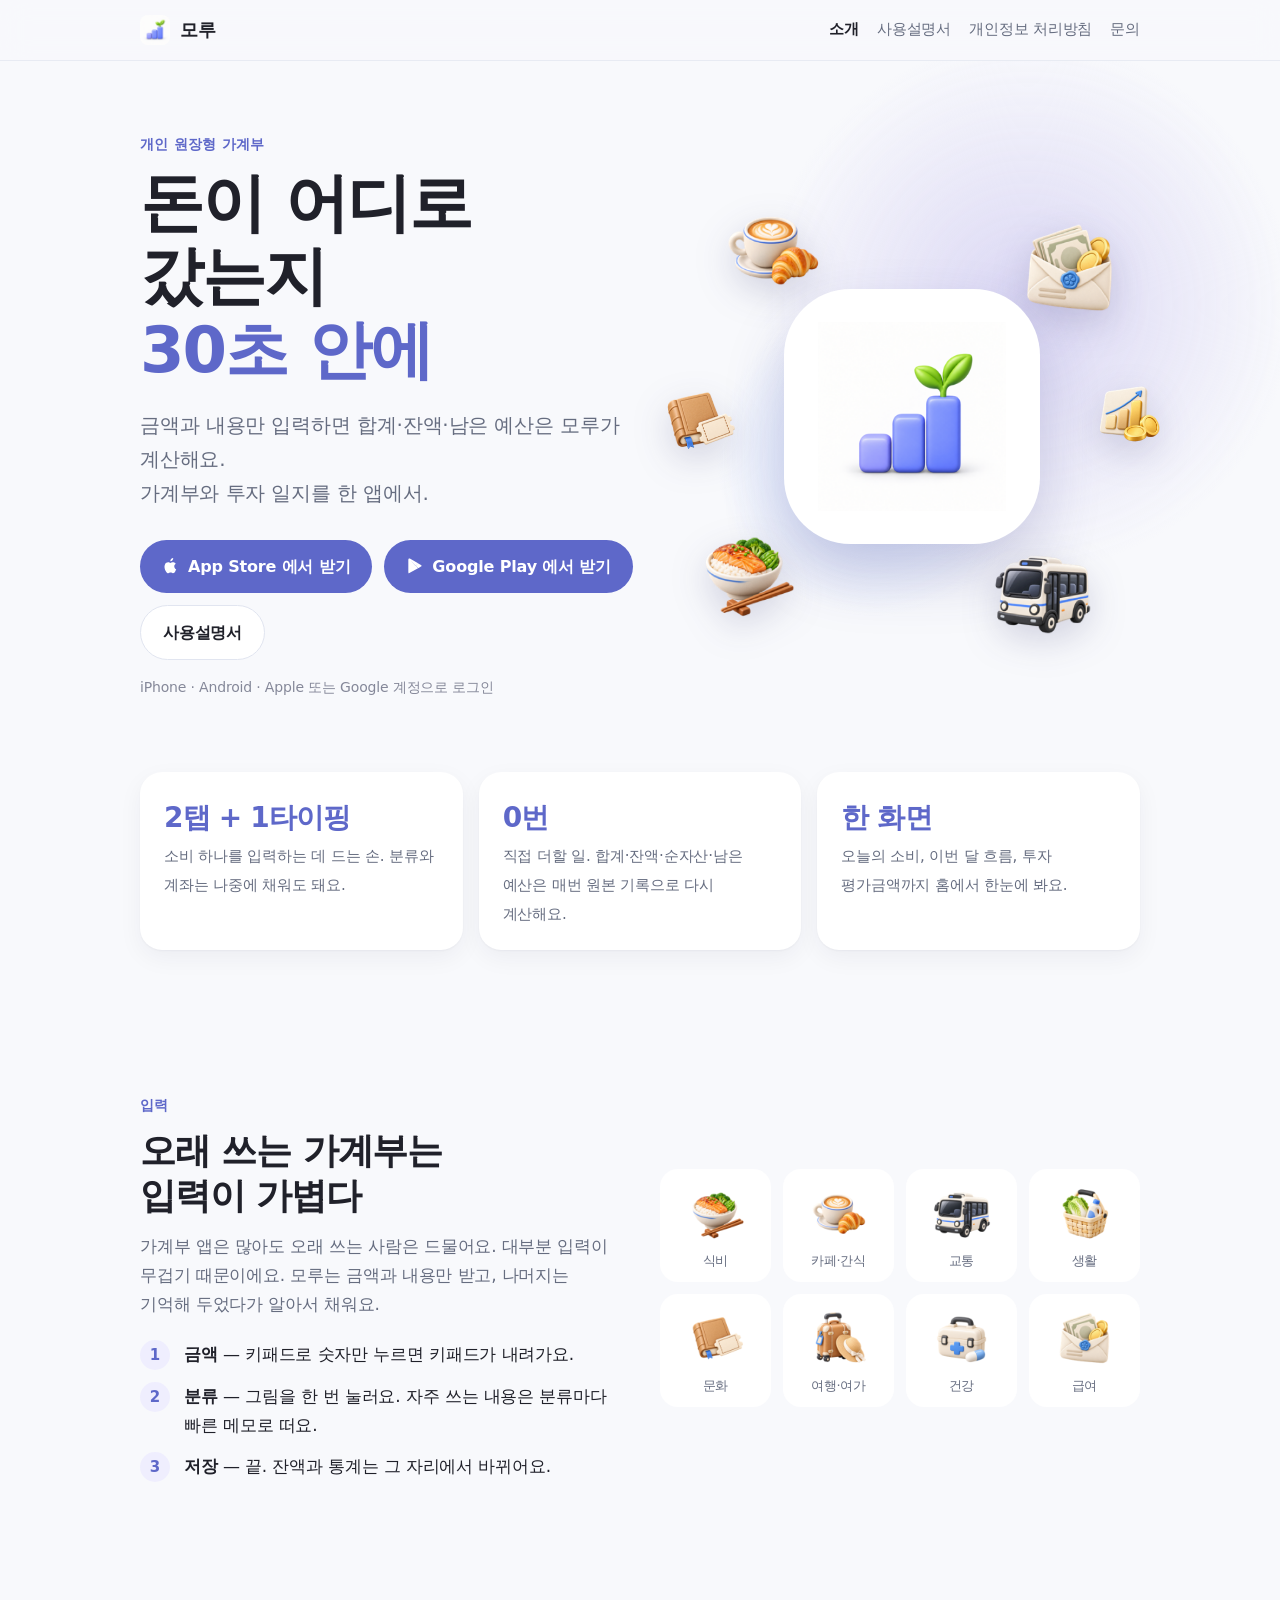
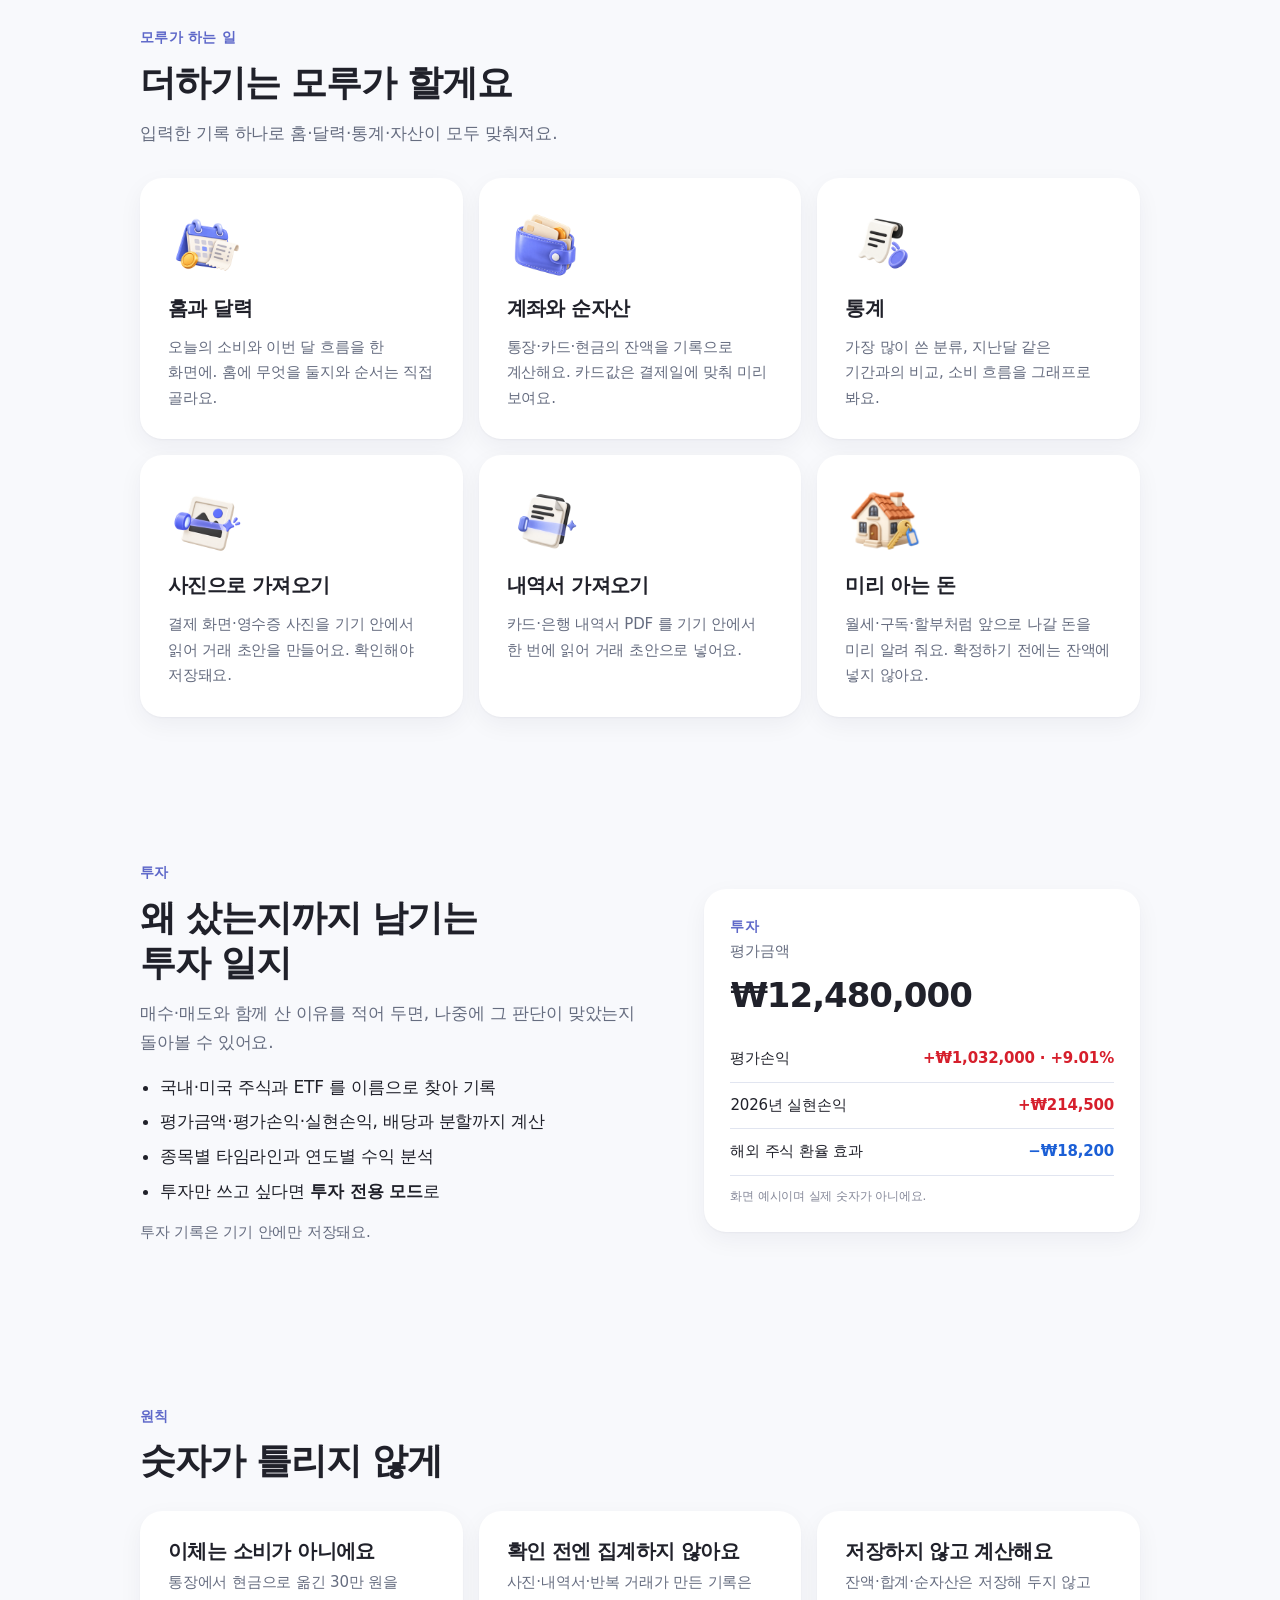
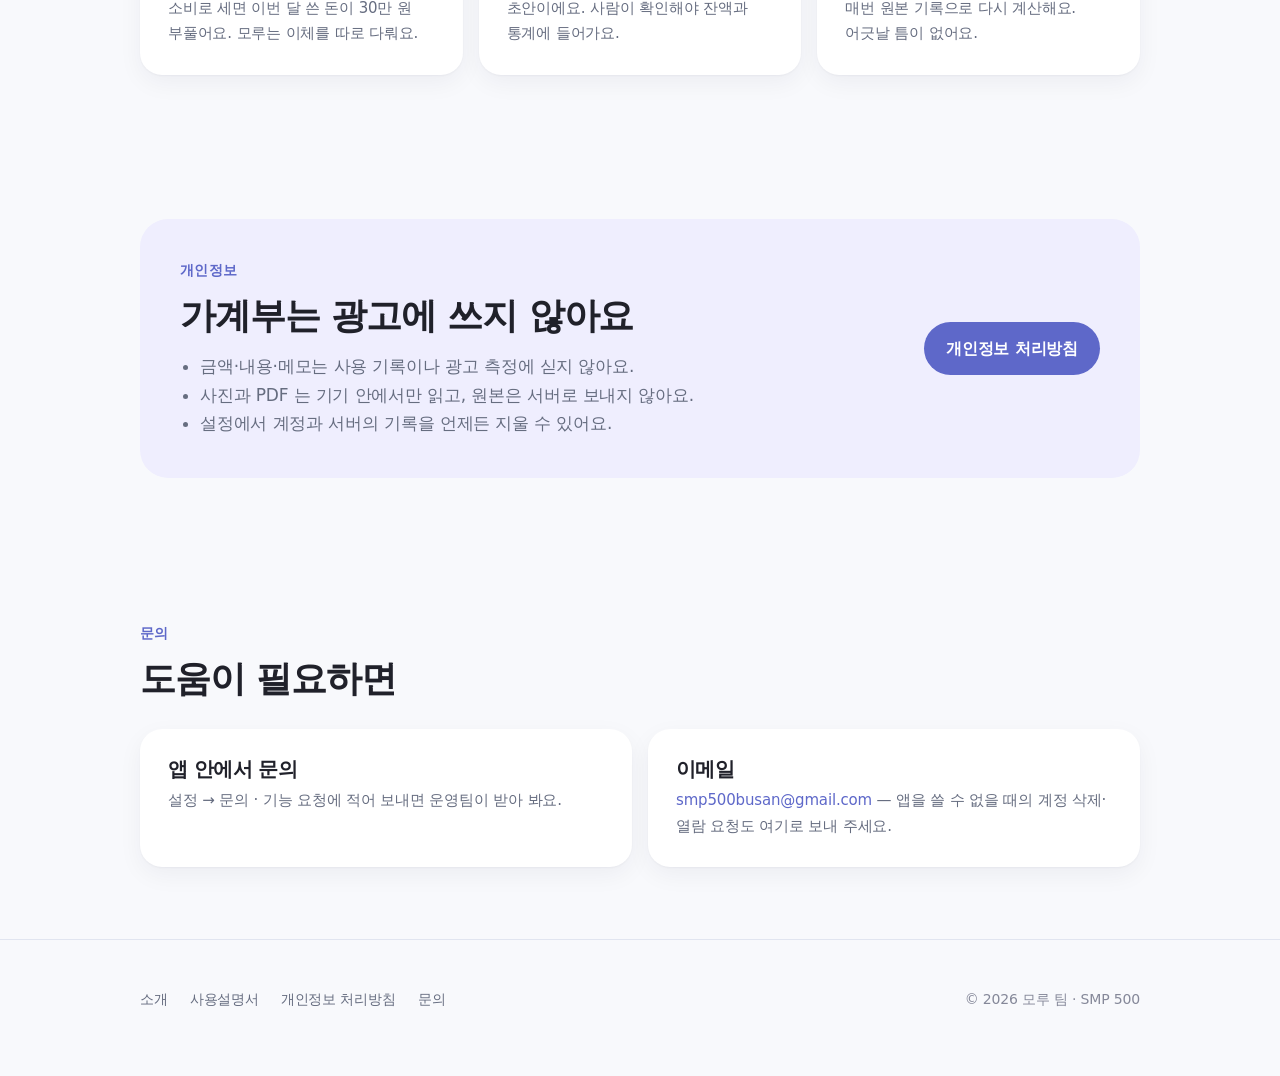
<file: index.html>
<!doctype html>
<html lang="ko">
<head>
<meta charset="utf-8">
<meta name="viewport" content="width=device-width, initial-scale=1">
<meta name="color-scheme" content="light dark">
<title>모루 — 돈이 어디로 갔는지 30초 안에</title>
<meta name="description" content="금액과 내용만 입력하면 합계·잔액·남은 예산은 모루가 계산해요. 가계부와 투자 일지를 한 앱에서.">
<meta property="og:title" content="모루 — 돈이 어디로 갔는지 30초 안에">
<meta property="og:description" content="금액과 내용만 입력하면 합계·잔액·남은 예산은 모루가 계산해요.">
<meta property="og:image" content="https://smp-500.github.io/landing/assets/img/icon.png">
<link rel="icon" href="assets/img/icon.png">
<link rel="apple-touch-icon" href="assets/img/icon.png">
<link rel="stylesheet" href="assets/site.css">
<style>
  .hero { position: relative; padding: 72px 0 40px; overflow: hidden; }
  .hero::before {
    content: ""; position: absolute; inset: -20% -10% auto auto; width: 70vw; height: 70vw; max-width: 760px; max-height: 760px;
    background: radial-gradient(closest-side, var(--glow-purple), transparent 70%), radial-gradient(closest-side at 30% 70%, var(--glow-blue), transparent 70%);
    z-index: -1; opacity: .9;
  }
  .hero .wrap { display: grid; grid-template-columns: 1.05fr .95fr; gap: 40px; align-items: center; }
  .hero h1 { font-size: clamp(38px, 6.6vw, 64px); margin: 0 0 20px; line-height: 1.15; }
  .hero h1 em { font-style: normal; color: var(--accent); }
  .hero .lead { font-size: clamp(17px, 2.2vw, 20px); color: var(--muted); margin: 0 0 30px; }
  .hero .cta { display: flex; flex-wrap: wrap; gap: 12px; align-items: center; }
  .hero .platform { font-size: 14px; color: var(--faint); margin: 16px 0 0; }
  .stage { position: relative; aspect-ratio: 1; max-width: 460px; justify-self: center; width: 100%; }
  .stage .icon {
    position: absolute; inset: 22%; border-radius: 26%;
    background: var(--surface); box-shadow: 0 30px 60px rgb(60 60 140 / 22%);
    display: grid; place-items: center;
  }
  .stage .icon img { width: 74%; }
  .stage .float { position: absolute; width: 23%; filter: drop-shadow(0 12px 18px rgb(40 40 100 / 18%)); animation: bob 6s ease-in-out infinite; }
  .stage .f1 { top: 2%; left: 8%; }
  .stage .f2 { top: 6%; right: 4%; animation-delay: -1.5s; }
  .stage .f3 { bottom: 4%; left: 2%; animation-delay: -3s; }
  .stage .f4 { bottom: 0; right: 10%; animation-delay: -4.5s; }
  .stage .f5 { top: 42%; left: -6%; width: 18%; animation-delay: -2s; }
  .stage .f6 { top: 40%; right: -6%; width: 18%; animation-delay: -5s; }
  @keyframes bob { 50% { transform: translateY(-10px); } }
  @media (prefers-reduced-motion: reduce) { .stage .float { animation: none; } }
  @media (max-width: 820px) {
    .hero { padding-top: 40px; }
    .hero .wrap { grid-template-columns: 1fr; }
    .stage { max-width: 340px; order: -1; }
  }

  .facts { display: grid; grid-template-columns: repeat(3, 1fr); gap: 16px; margin-top: 8px; }
  .facts .card { padding: 22px 24px; }
  .facts b { display: block; font-size: 28px; letter-spacing: -0.03em; color: var(--accent); }
  .facts span { color: var(--muted); font-size: 15px; }
  @media (max-width: 720px) { .facts { grid-template-columns: 1fr; } }

  .split { display: grid; grid-template-columns: 1fr 1fr; gap: 40px; align-items: center; }
  @media (max-width: 820px) { .split { grid-template-columns: 1fr; } }
  .cats { display: grid; grid-template-columns: repeat(4, 1fr); gap: 12px; }
  .cats figure { margin: 0; padding: 14px 8px 10px; text-align: center; background: var(--surface); border-radius: 18px; }
  .cats img { width: 64%; margin: 0 auto 6px; }
  .cats figcaption { font-size: 13px; color: var(--muted); }
  .steps { list-style: none; padding: 0; margin: 22px 0 0; display: grid; gap: 12px; }
  .steps li { display: flex; gap: 14px; align-items: flex-start; }
  .steps .n { flex: none; width: 30px; height: 30px; border-radius: 50%; background: var(--tint); color: var(--accent); font-weight: 700; display: grid; place-items: center; font-size: 15px; }

  .features { display: grid; grid-template-columns: repeat(3, 1fr); gap: 16px; margin-top: 30px; }
  .features .card { display: flex; flex-direction: column; gap: 8px; }
  .features img { width: 76px; height: 76px; object-fit: contain; margin-bottom: 6px; }
  .features p { margin: 0; color: var(--muted); font-size: 15px; }
  @media (max-width: 900px) { .features { grid-template-columns: 1fr 1fr; } }
  @media (max-width: 600px) { .features { grid-template-columns: 1fr; } }

  .invest { display: grid; grid-template-columns: 1.1fr .9fr; gap: 32px; align-items: center; }
  .invest ul { margin: 16px 0 0; padding-left: 20px; }
  .invest li { margin: 6px 0; }
  .ticket { padding: 26px; }
  .ticket .row { display: flex; justify-content: space-between; gap: 12px; padding: 10px 0; border-bottom: 1px solid var(--track); font-size: 15px; }
  .ticket .row:last-child { border-bottom: 0; }
  .ticket .big { font-size: 34px; font-weight: 700; letter-spacing: -0.03em; margin: 2px 0 12px; }
  .up { color: var(--up); font-weight: 650; } .down { color: var(--down); font-weight: 650; }
  .ticket .hint { font-size: 12px; color: var(--faint); margin: 10px 0 0; }
  @media (max-width: 820px) { .invest { grid-template-columns: 1fr; } }

  .rules { display: grid; grid-template-columns: repeat(3, 1fr); gap: 16px; margin-top: 28px; }
  .rules .card p { margin: 0; color: var(--muted); font-size: 15px; }
  @media (max-width: 820px) { .rules { grid-template-columns: 1fr; } }

  .promise { background: var(--tint); border-radius: 28px; padding: 40px; display: grid; grid-template-columns: 1fr auto; gap: 24px; align-items: center; }
  .promise ul { margin: 14px 0 0; padding-left: 20px; color: var(--muted); }
  @media (max-width: 720px) { .promise { grid-template-columns: 1fr; padding: 28px; } }

  .support { display: grid; grid-template-columns: 1fr 1fr; gap: 16px; margin-top: 28px; }
  .support .card p { margin: 6px 0 0; color: var(--muted); font-size: 15px; }
  @media (max-width: 720px) { .support { grid-template-columns: 1fr; } }
</style>
</head>
<body>

<div class="bar">
  <div class="wrap">
    <a class="brand" href="./"><img src="assets/img/icon.png" alt="" width="30" height="30">모루</a>
    <nav aria-label="사이트">
      <a href="./" aria-current="page">소개</a>
      <a href="manual.html">사용설명서</a>
      <a href="privacy.html">개인정보<span class="long"> 처리방침</span></a>
      <a class="wide" href="support.html">문의</a>
    </nav>
  </div>
</div>

<main>
<section class="hero">
  <div class="wrap">
    <div>
      <p class="eyebrow">개인 원장형 가계부</p>
      <h1>돈이 어디로 갔는지<br><em>30초 안에</em></h1>
      <p class="lead">금액과 내용만 입력하면 합계·잔액·남은 예산은 모루가 계산해요.<br>가계부와 투자 일지를 한 앱에서.</p>
      <div class="cta">
        <a class="btn" href="https://apps.apple.com/kr/app/id6801430573">
          <svg viewBox="0 0 24 24" aria-hidden="true"><path d="M16.37 12.6c.03 2.9 2.54 3.87 2.57 3.88-.02.07-.4 1.38-1.33 2.73-.8 1.17-1.63 2.33-2.94 2.36-1.29.02-1.7-.76-3.17-.76s-1.93.74-3.15.79c-1.26.05-2.22-1.27-3.03-2.43-1.65-2.38-2.9-6.73-1.22-9.66.84-1.45 2.33-2.37 3.95-2.4 1.24-.02 2.4.83 3.16.83.75 0 2.17-1.03 3.66-.88.62.03 2.37.25 3.49 1.9-.09.06-2.08 1.22-2.06 3.63zM13.95 4.4c.66-.81 1.11-1.93.99-3.05-.96.04-2.11.64-2.8 1.44-.61.71-1.15 1.85-1 2.94 1.06.08 2.15-.54 2.81-1.33z"/></svg>
          App Store 에서 받기
        </a>
        <a class="btn" href="https://play.google.com/store/apps/details?id=app.didim.ledger">
          <svg viewBox="0 0 24 24" aria-hidden="true"><path d="M3.6 2.2c-.3.3-.5.8-.5 1.4v16.8c0 .6.2 1.1.5 1.4l.1.1 9.4-9.4v-.2L3.7 2.1l-.1.1zm12.6 12.6-3.1-3.1v-.2l3.1-3.1.1.1 3.7 2.1c1.1.6 1.1 1.6 0 2.2l-3.7 2.1-.1-.1zm-.1.1-3.2-3.2-9.4 9.4c.4.4.9.4 1.6 0l11-6.2zm0-6.6-11-6.2c-.7-.4-1.2-.3-1.6 0l9.4 9.4 3.2-3.2z"/></svg>
          Google Play 에서 받기
        </a>
        <a class="btn ghost" href="manual.html">사용설명서</a>
      </div>
      <p class="platform">iPhone · Android · Apple 또는 Google 계정으로 로그인</p>
    </div>
    <div class="stage" aria-hidden="true">
      <img class="float f1" src="assets/img/cat-cafe-snack.png" alt="">
      <img class="float f2" src="assets/img/cat-salary.png" alt="">
      <img class="float f3" src="assets/img/cat-food.png" alt="">
      <img class="float f4" src="assets/img/cat-transport.png" alt="">
      <img class="float f5" src="assets/img/cat-culture.png" alt="">
      <img class="float f6" src="assets/img/cat-investment-income.png" alt="">
      <div class="icon"><img src="assets/img/icon.png" alt=""></div>
    </div>
  </div>
</section>

<section class="block" style="padding-top: 24px">
  <div class="wrap">
    <div class="facts">
      <div class="card"><b>2탭 + 1타이핑</b><span>소비 하나를 입력하는 데 드는 손. 분류와 계좌는 나중에 채워도 돼요.</span></div>
      <div class="card"><b>0번</b><span>직접 더할 일. 합계·잔액·순자산·남은 예산은 매번 원본 기록으로 다시 계산해요.</span></div>
      <div class="card"><b>한 화면</b><span>오늘의 소비, 이번 달 흐름, 투자 평가금액까지 홈에서 한눈에 봐요.</span></div>
    </div>
  </div>
</section>

<section class="block">
  <div class="wrap split">
    <div>
      <p class="eyebrow">입력</p>
      <h2>오래 쓰는 가계부는<br>입력이 가볍다</h2>
      <p class="sub">가계부 앱은 많아도 오래 쓰는 사람은 드물어요. 대부분 입력이 무겁기 때문이에요. 모루는 금액과 내용만 받고, 나머지는 기억해 두었다가 알아서 채워요.</p>
      <ol class="steps">
        <li><span class="n">1</span><div><strong>금액</strong> — 키패드로 숫자만 누르면 키패드가 내려가요.</div></li>
        <li><span class="n">2</span><div><strong>분류</strong> — 그림을 한 번 눌러요. 자주 쓰는 내용은 분류마다 빠른 메모로 떠요.</div></li>
        <li><span class="n">3</span><div><strong>저장</strong> — 끝. 잔액과 통계는 그 자리에서 바뀌어요.</div></li>
      </ol>
    </div>
    <div class="cats" aria-label="분류 그림 예시">
      <figure><img src="assets/img/cat-food.png" alt=""><figcaption>식비</figcaption></figure>
      <figure><img src="assets/img/cat-cafe-snack.png" alt=""><figcaption>카페·간식</figcaption></figure>
      <figure><img src="assets/img/cat-transport.png" alt=""><figcaption>교통</figcaption></figure>
      <figure><img src="assets/img/cat-living.png" alt=""><figcaption>생활</figcaption></figure>
      <figure><img src="assets/img/cat-culture.png" alt=""><figcaption>문화</figcaption></figure>
      <figure><img src="assets/img/cat-travel-leisure.png" alt=""><figcaption>여행·여가</figcaption></figure>
      <figure><img src="assets/img/cat-health.png" alt=""><figcaption>건강</figcaption></figure>
      <figure><img src="assets/img/cat-salary.png" alt=""><figcaption>급여</figcaption></figure>
    </div>
  </div>
</section>

<section class="block">
  <div class="wrap">
    <p class="eyebrow">모루가 하는 일</p>
    <h2>더하기는 모루가 할게요</h2>
    <p class="sub">입력한 기록 하나로 홈·달력·통계·자산이 모두 맞춰져요.</p>
    <div class="features">
      <div class="card"><img src="assets/img/home-monthly.png" alt=""><h3>홈과 달력</h3><p>오늘의 소비와 이번 달 흐름을 한 화면에. 홈에 무엇을 둘지와 순서는 직접 골라요.</p></div>
      <div class="card"><img src="assets/img/home-assets.png" alt=""><h3>계좌와 순자산</h3><p>통장·카드·현금의 잔액을 기록으로 계산해요. 카드값은 결제일에 맞춰 미리 보여요.</p></div>
      <div class="card"><img src="assets/img/stats-trend.png" alt=""><h3>통계</h3><p>가장 많이 쓴 분류, 지난달 같은 기간과의 비교, 소비 흐름을 그래프로 봐요.</p></div>
      <div class="card"><img src="assets/img/import-photo.png" alt=""><h3>사진으로 가져오기</h3><p>결제 화면·영수증 사진을 기기 안에서 읽어 거래 초안을 만들어요. 확인해야 저장돼요.</p></div>
      <div class="card"><img src="assets/img/import-pdf.png" alt=""><h3>내역서 가져오기</h3><p>카드·은행 내역서 PDF 를 기기 안에서 한 번에 읽어 거래 초안으로 넣어요.</p></div>
      <div class="card"><img src="assets/img/cat-housing-rent.png" alt=""><h3>미리 아는 돈</h3><p>월세·구독·할부처럼 앞으로 나갈 돈을 미리 알려 줘요. 확정하기 전에는 잔액에 넣지 않아요.</p></div>
    </div>
  </div>
</section>

<section class="block">
  <div class="wrap invest">
    <div>
      <p class="eyebrow">투자</p>
      <h2>왜 샀는지까지 남기는<br>투자 일지</h2>
      <p class="sub">매수·매도와 함께 산 이유를 적어 두면, 나중에 그 판단이 맞았는지 돌아볼 수 있어요.</p>
      <ul>
        <li>국내·미국 주식과 ETF 를 이름으로 찾아 기록</li>
        <li>평가금액·평가손익·실현손익, 배당과 분할까지 계산</li>
        <li>종목별 타임라인과 연도별 수익 분석</li>
        <li>투자만 쓰고 싶다면 <strong>투자 전용 모드</strong>로</li>
      </ul>
      <p class="note" style="margin-top:14px">투자 기록은 기기 안에만 저장돼요.</p>
    </div>
    <div class="card ticket" aria-label="투자 카드 예시">
      <div class="eyebrow" style="margin:0">투자</div>
      <div class="note">평가금액</div>
      <div class="big">₩12,480,000</div>
      <div class="row"><span>평가손익</span><span class="up">+₩1,032,000 · +9.01%</span></div>
      <div class="row"><span>2026년 실현손익</span><span class="up">+₩214,500</span></div>
      <div class="row"><span>해외 주식 환율 효과</span><span class="down">−₩18,200</span></div>
      <p class="hint">화면 예시이며 실제 숫자가 아니에요.</p>
    </div>
  </div>
</section>

<section class="block">
  <div class="wrap">
    <p class="eyebrow">원칙</p>
    <h2>숫자가 틀리지 않게</h2>
    <div class="rules">
      <div class="card"><h3>이체는 소비가 아니에요</h3><p>통장에서 현금으로 옮긴 30만 원을 소비로 세면 이번 달 쓴 돈이 30만 원 부풀어요. 모루는 이체를 따로 다뤄요.</p></div>
      <div class="card"><h3>확인 전엔 집계하지 않아요</h3><p>사진·내역서·반복 거래가 만든 기록은 초안이에요. 사람이 확인해야 잔액과 통계에 들어가요.</p></div>
      <div class="card"><h3>저장하지 않고 계산해요</h3><p>잔액·합계·순자산은 저장해 두지 않고 매번 원본 기록으로 다시 계산해요. 어긋날 틈이 없어요.</p></div>
    </div>
  </div>
</section>

<section class="block">
  <div class="wrap">
    <div class="promise">
      <div>
        <p class="eyebrow">개인정보</p>
        <h2 style="margin-bottom:6px">가계부는 광고에 쓰지 않아요</h2>
        <ul>
          <li>금액·내용·메모는 사용 기록이나 광고 측정에 싣지 않아요.</li>
          <li>사진과 PDF 는 기기 안에서만 읽고, 원본은 서버로 보내지 않아요.</li>
          <li>설정에서 계정과 서버의 기록을 언제든 지울 수 있어요.</li>
        </ul>
      </div>
      <a class="btn" href="privacy.html">개인정보 처리방침</a>
    </div>
  </div>
</section>

<section class="block" id="support">
  <div class="wrap">
    <p class="eyebrow">문의</p>
    <h2>도움이 필요하면</h2>
    <div class="support">
      <div class="card"><h3>앱 안에서 문의</h3><p>설정 → 문의 · 기능 요청에 적어 보내면 운영팀이 받아 봐요.</p></div>
      <div class="card"><h3>이메일</h3><p><a href="mailto:smp500busan@gmail.com">smp500busan@gmail.com</a> — 앱을 쓸 수 없을 때의 계정 삭제·열람 요청도 여기로 보내 주세요.</p></div>
    </div>
  </div>
</section>
</main>

<footer class="foot">
  <div class="wrap">
    <a href="./">소개</a>
    <a href="manual.html">사용설명서</a>
    <a href="privacy.html">개인정보 처리방침</a>
    <a href="support.html">문의</a>
    <span class="copy">© 2026 모루 팀 · SMP 500</span>
  </div>
</footer>

</body>
</html>
</file>
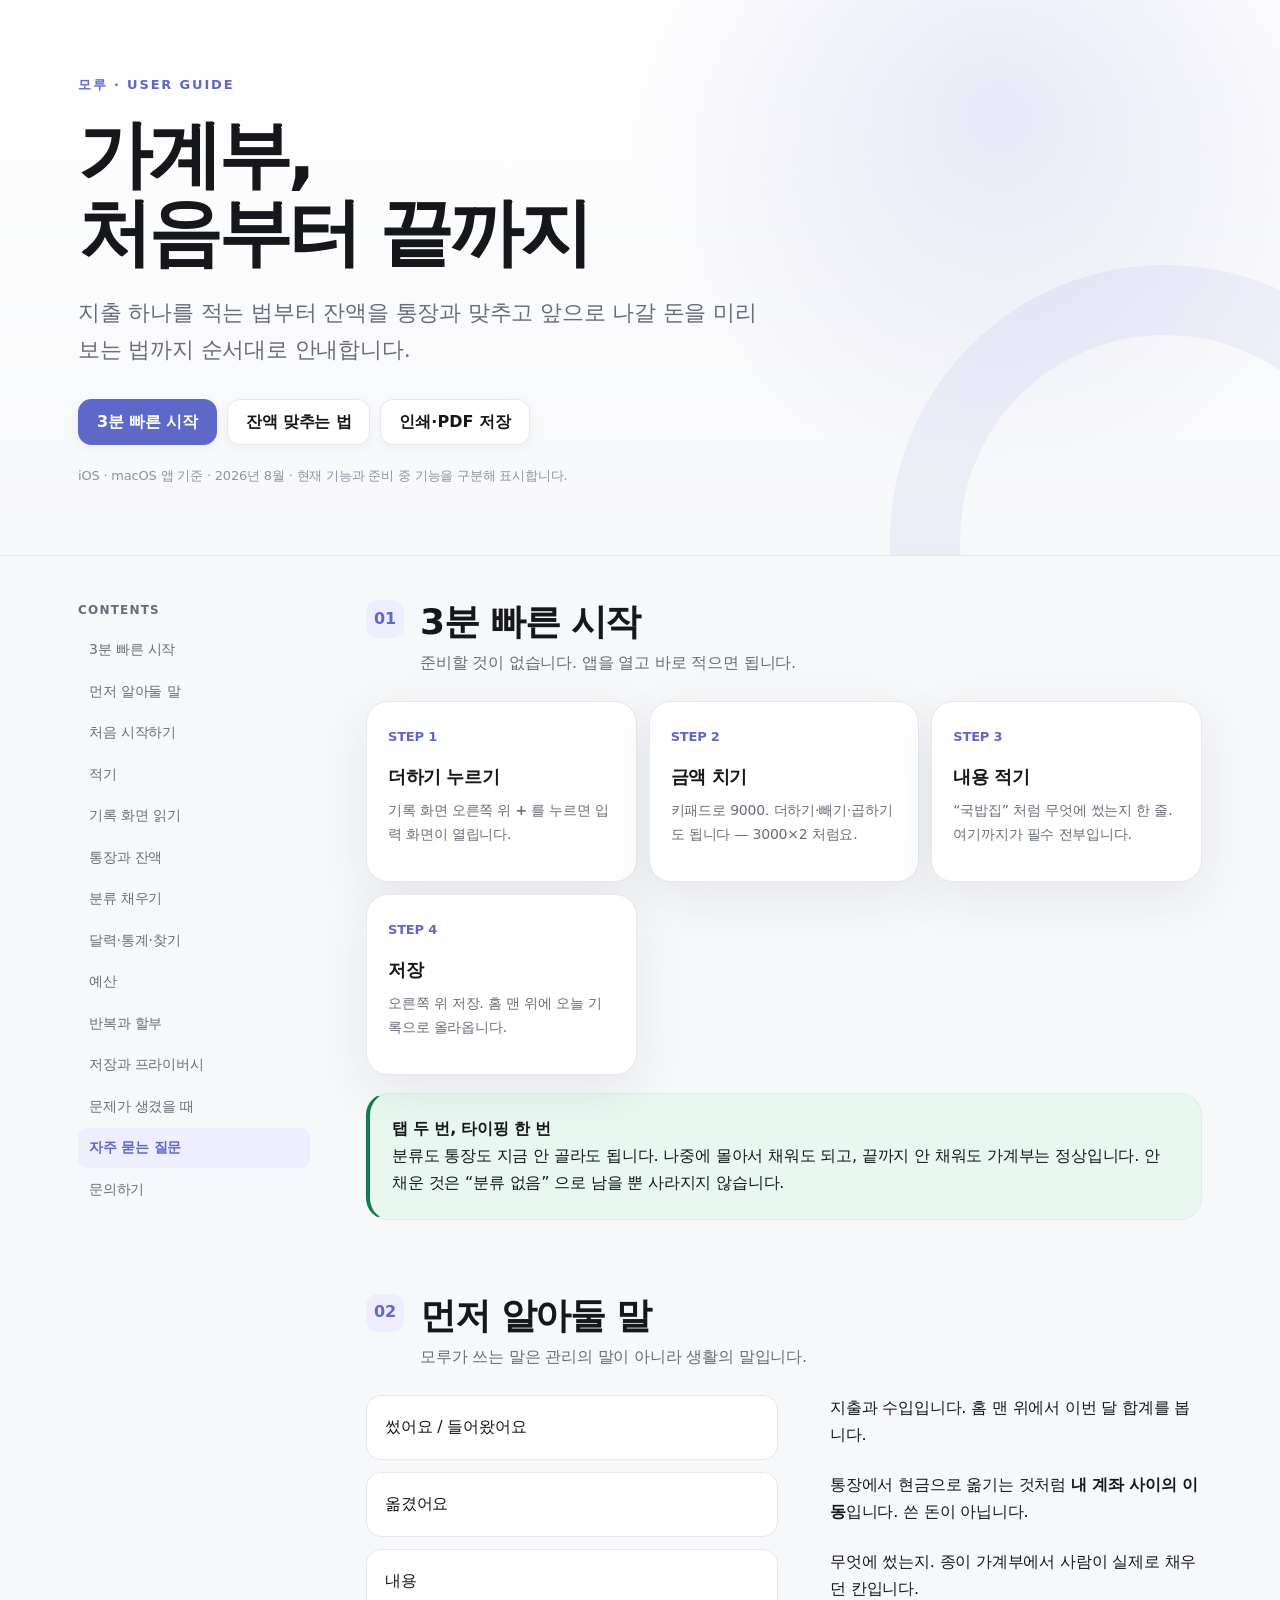
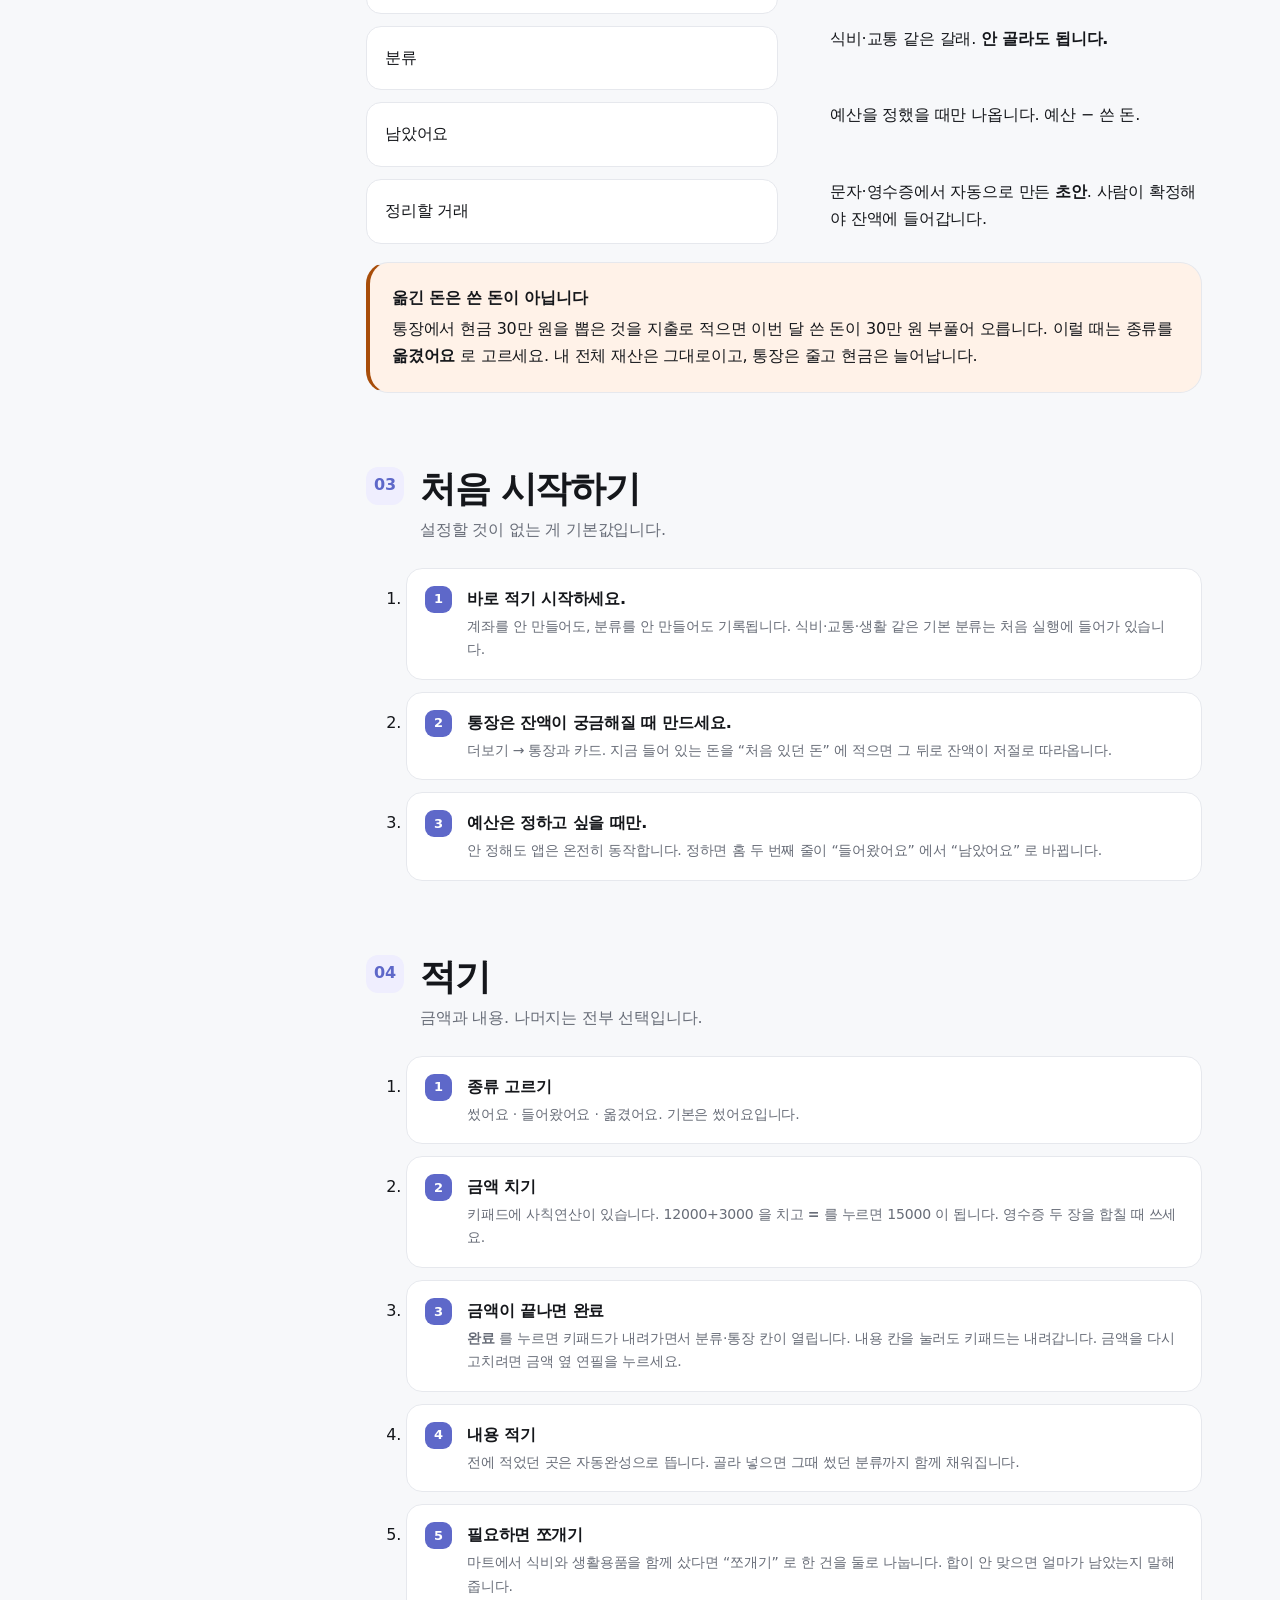
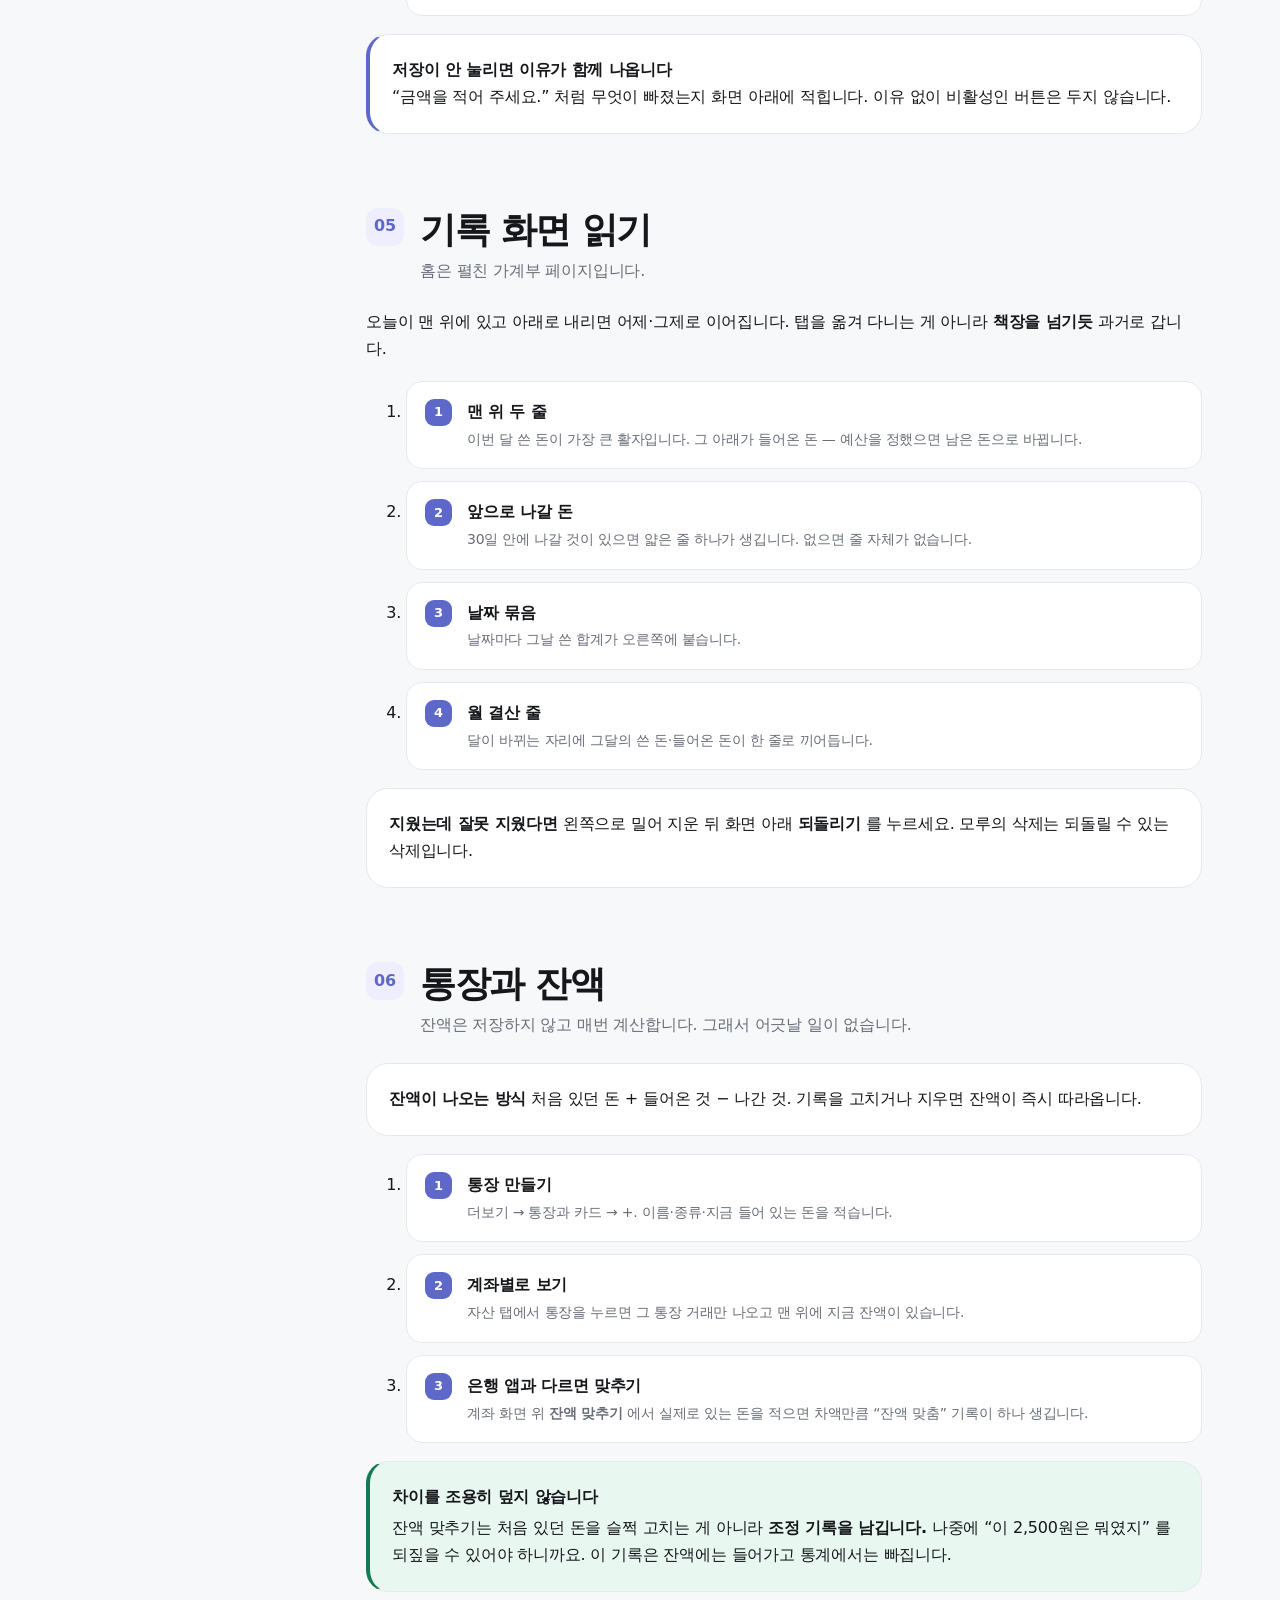
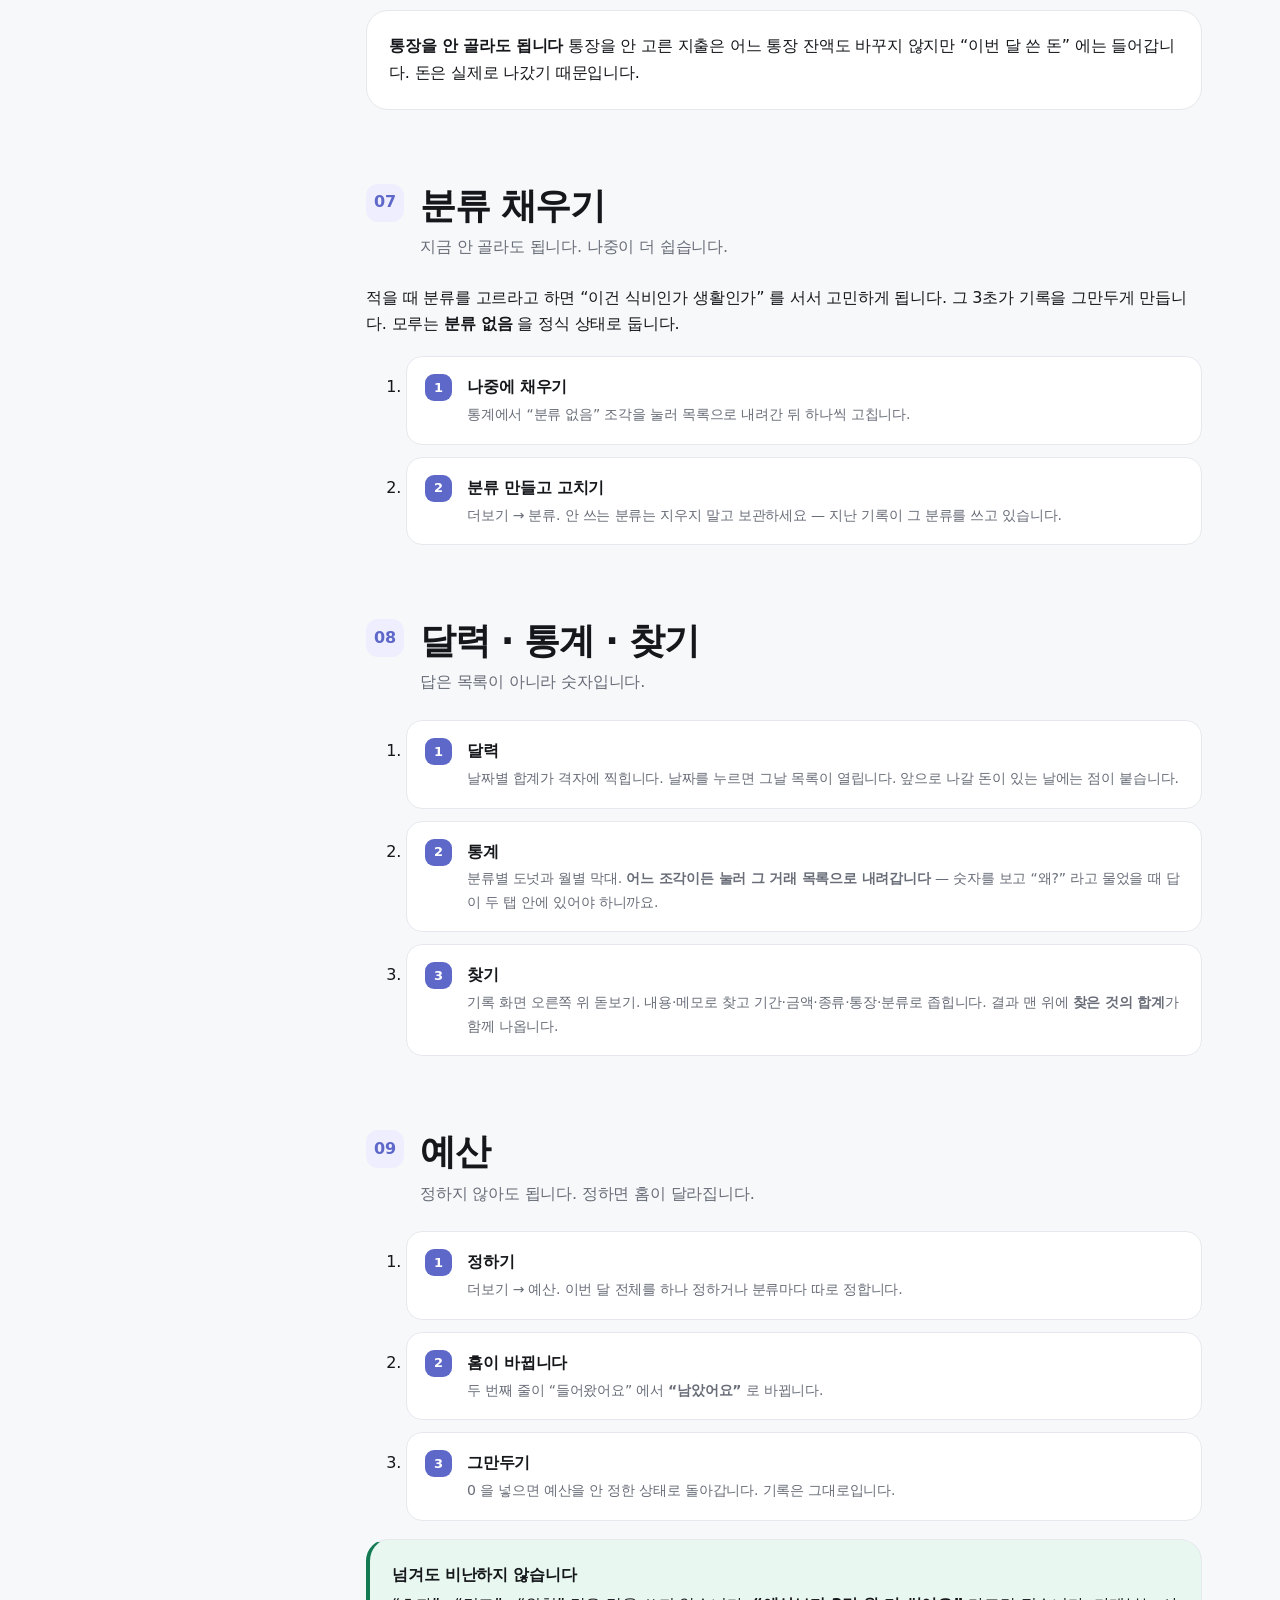
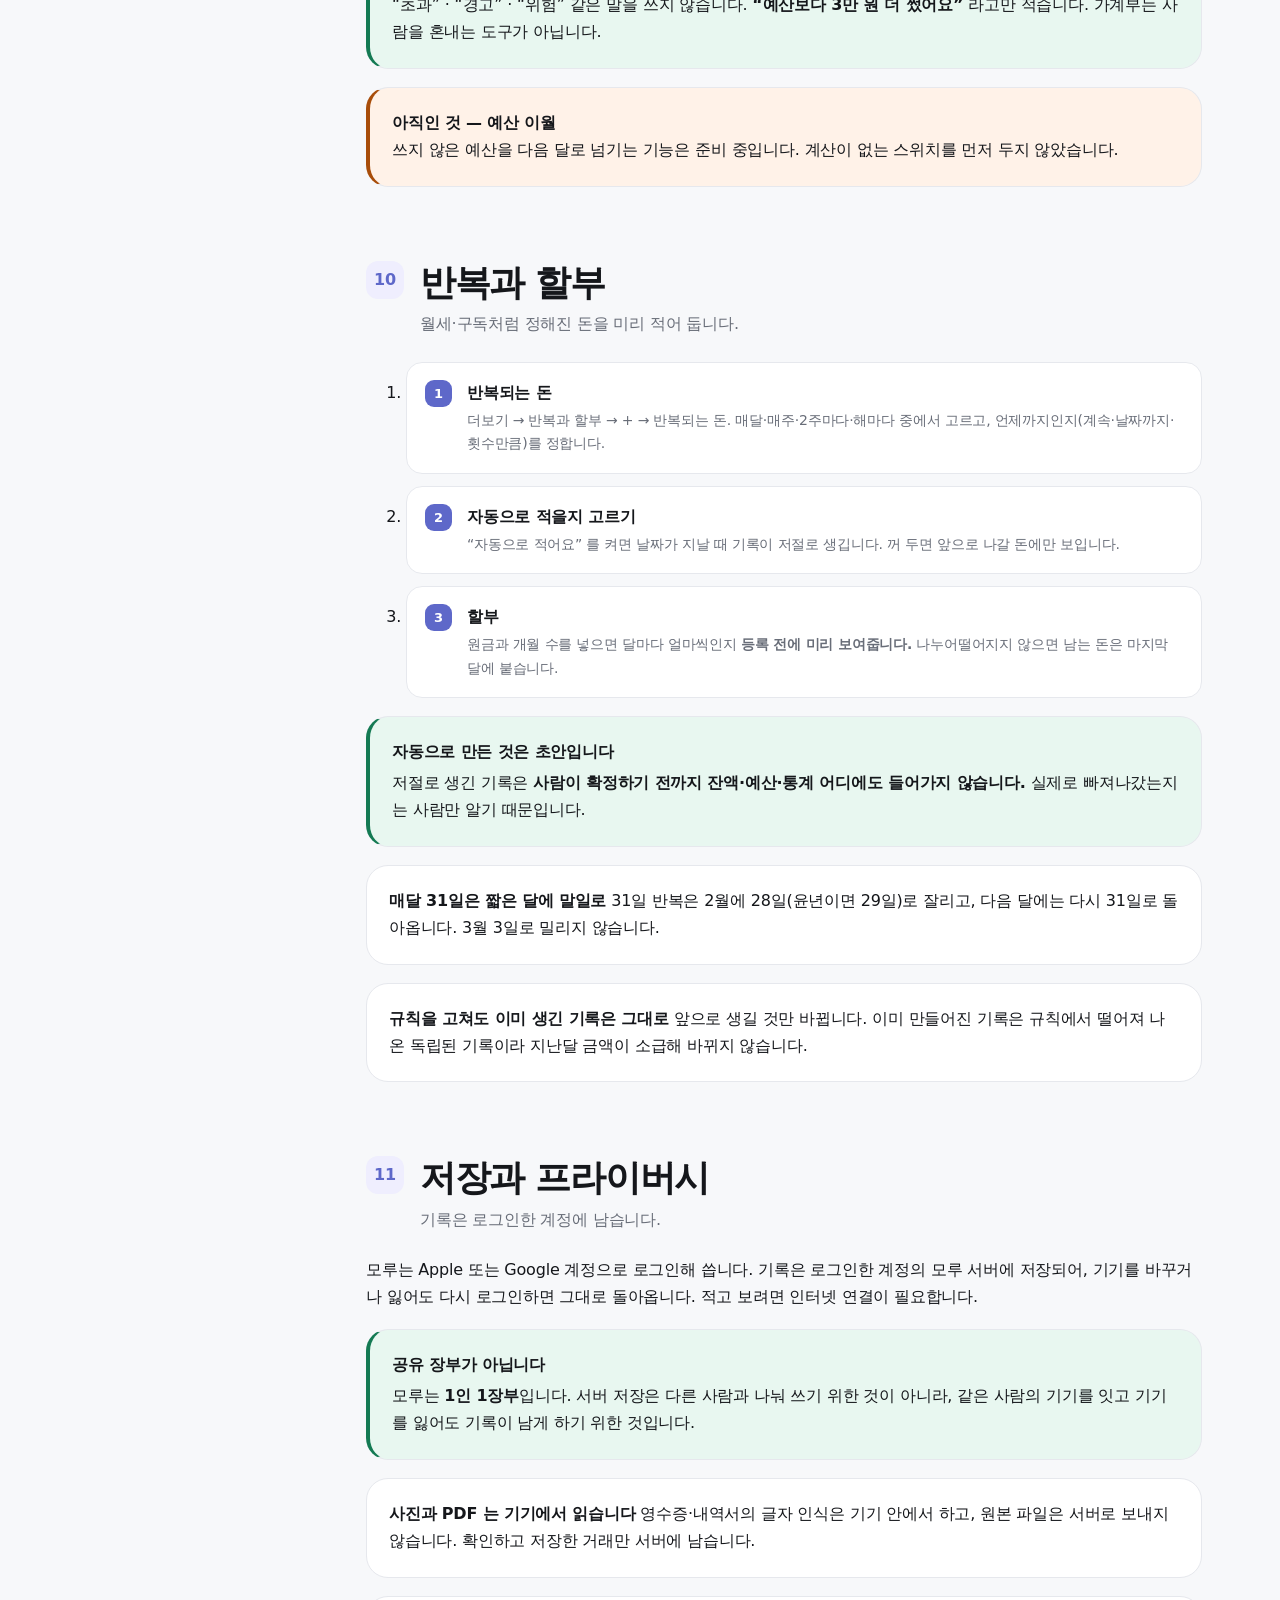
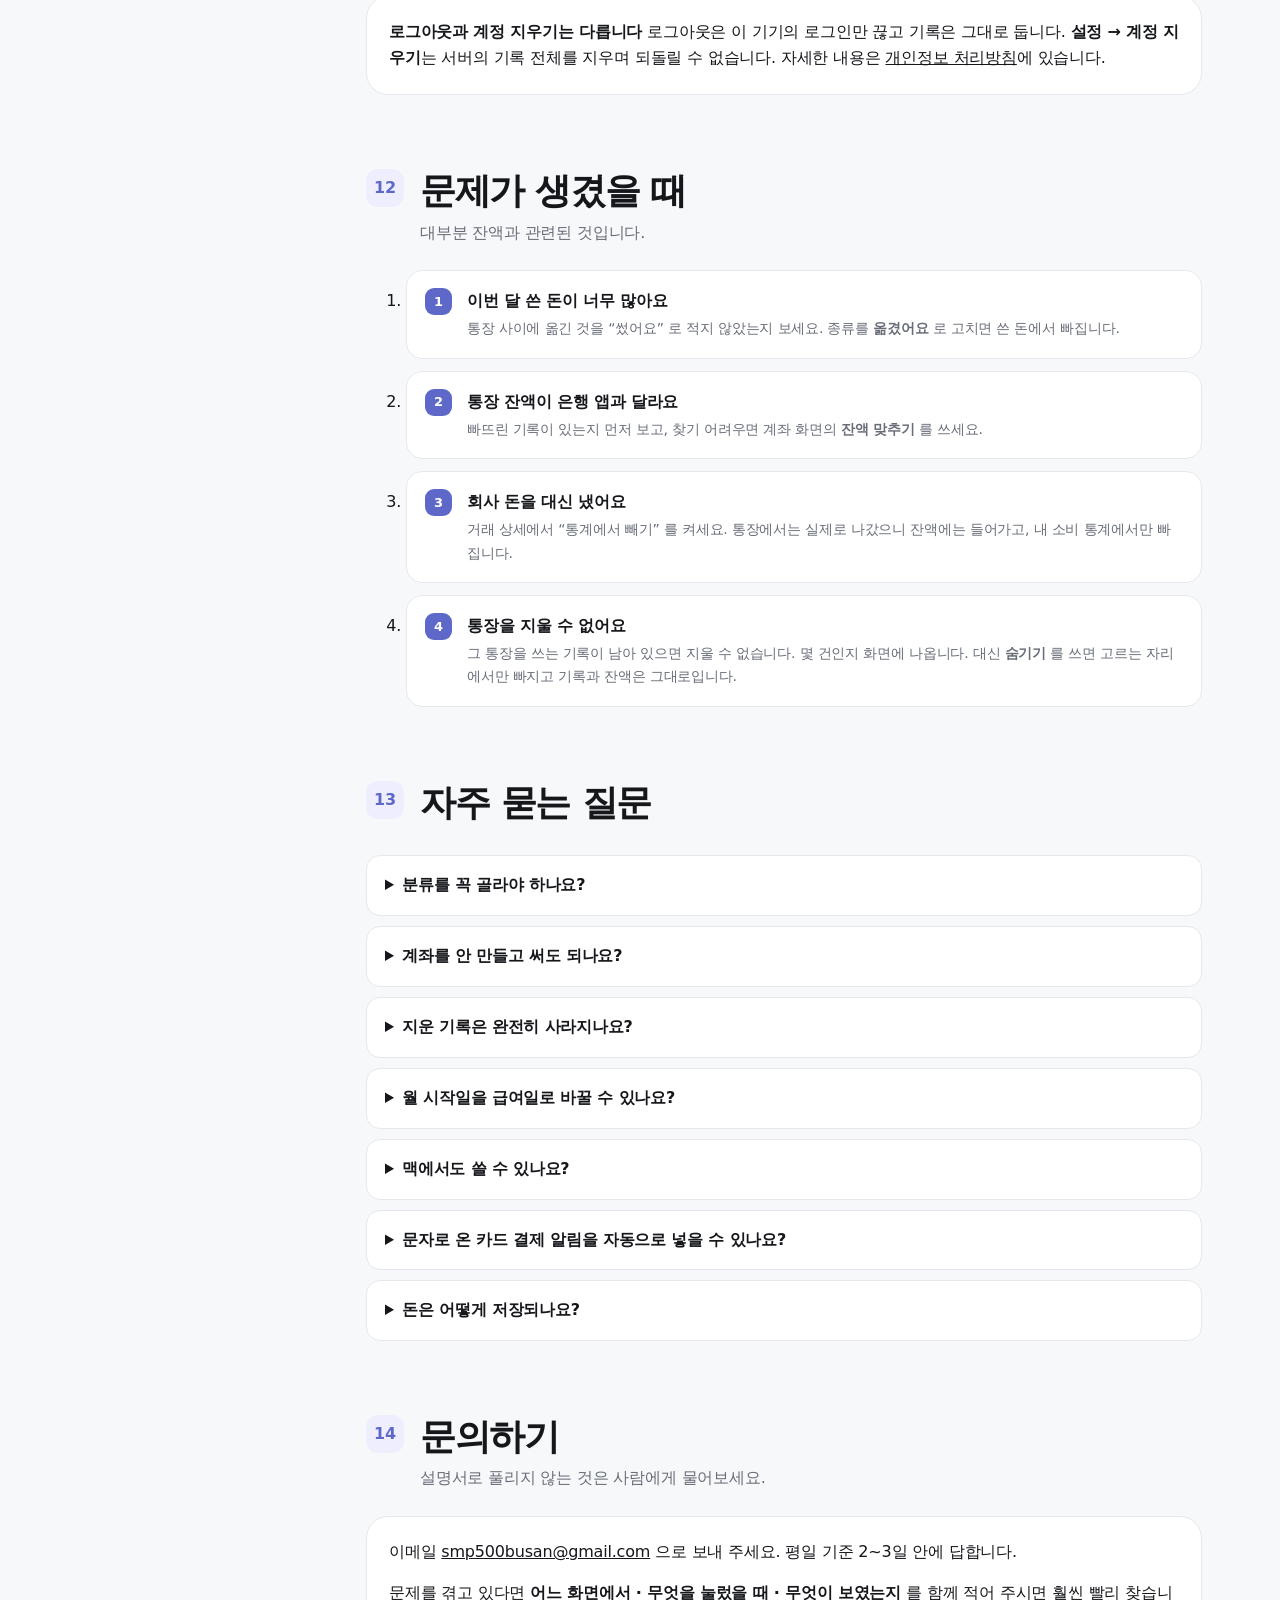
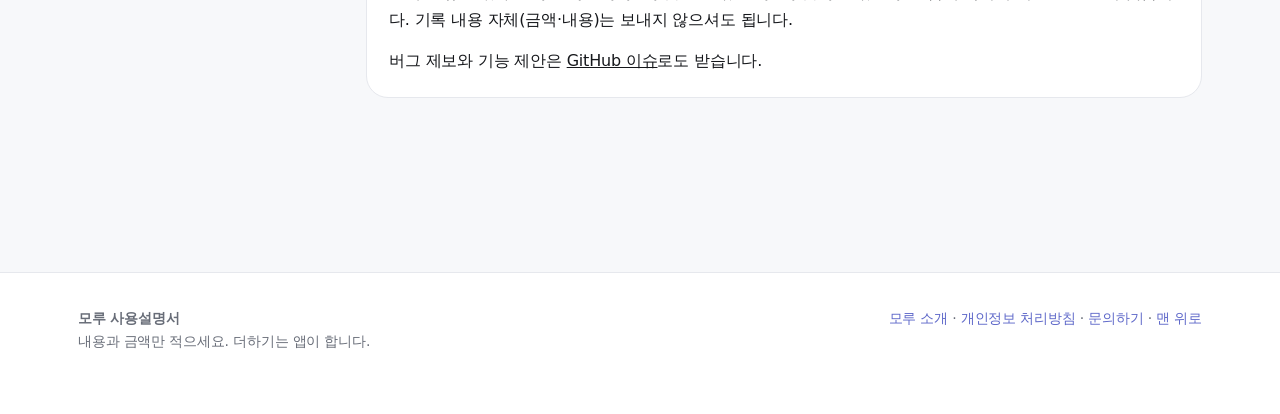
<file: manual.html>
<!DOCTYPE html>
<html lang="ko">
<head>
<meta charset="utf-8">
<meta name="viewport" content="width=device-width, initial-scale=1">
<meta name="color-scheme" content="light dark">
<title>모루 사용설명서 — 가계부 처음부터 끝까지</title>
<meta name="description" content="모루에서 지출을 적고, 잔액을 맞추고, 예산과 반복되는 돈을 다루는 전체 사용설명서.">
<style>
  :root {
    --ink: #15171b;
    --muted: #686d78;
    --faint: #8e939d;
    --line: #e6e8ed;
    --bg: #f7f8fa;
    --paper: #fff;
    --soft: #f0f3f8;
    --accent: #5E68C9;
    --accent-soft: #EFEEFE;
    --green: #147a53;
    --green-soft: #e8f7f0;
    --orange: #a84d09;
    --orange-soft: #fff2e8;
    --red: #b42318;
    --shadow: 0 16px 50px rgba(28, 34, 52, .08);
    --radius: 22px;
  }

  @media (prefers-color-scheme: dark) {
    :root {
      --ink: #f3f4f7;
      --muted: #adb2bd;
      --faint: #858b97;
      --line: #2c3038;
      --bg: #0c0e12;
      --paper: #14171c;
      --soft: #1c2027;
      --accent: #828CE4;
      --accent-soft: #262B44;
      --green: #72d5a9;
      --green-soft: #122a21;
      --orange: #ffb47b;
      --orange-soft: #332116;
      --red: #ff8b82;
      --shadow: 0 16px 50px rgba(0, 0, 0, .25);
    }
  }

  * { box-sizing: border-box; }
  html { scroll-behavior: smooth; -webkit-text-size-adjust: 100%; }
  body {
    margin: 0;
    background: var(--bg);
    color: var(--ink);
    font: 400 16px/1.68 -apple-system, BlinkMacSystemFont, "Apple SD Gothic Neo",
      Pretendard, "Noto Sans KR", system-ui, sans-serif;
    letter-spacing: -.012em;
  }
  button, select { font: inherit; }
  a { color: inherit; }
  :focus-visible { outline: 3px solid color-mix(in srgb, var(--accent) 55%, transparent); outline-offset: 3px; }

  .skip {
    position: fixed; z-index: 100; left: 16px; top: -80px;
    padding: 10px 14px; border-radius: 10px; color: white; background: #111;
  }
  .skip:focus { top: 16px; }

  .hero {
    position: relative; overflow: hidden;
    border-bottom: 1px solid var(--line);
    background:
      radial-gradient(circle at 78% 20%, color-mix(in srgb, var(--accent) 14%, transparent), transparent 34%),
      linear-gradient(180deg, var(--paper), var(--bg));
  }
  .hero::after {
    content: ""; position: absolute; width: 410px; height: 410px; right: -160px; bottom: -260px;
    border: 70px solid color-mix(in srgb, var(--accent) 8%, transparent); border-radius: 50%;
    pointer-events: none;
  }
  .hero-inner { max-width: 1180px; margin: 0 auto; padding: 74px 28px 68px; position: relative; z-index: 1; }
  .eyebrow {
    margin: 0 0 20px; color: var(--accent); font-size: 13px; font-weight: 760;
    letter-spacing: .14em;
  }
  h1 { margin: 0; font-size: clamp(38px, 7vw, 74px); line-height: 1.05; letter-spacing: -.055em; }
  .hero-lead { max-width: 680px; margin: 24px 0 0; color: var(--muted); font-size: clamp(18px, 2.5vw, 22px); }
  .hero-actions { display: flex; flex-wrap: wrap; gap: 10px; margin-top: 30px; }
  .button {
    display: inline-flex; align-items: center; justify-content: center; min-height: 46px; padding: 0 18px;
    border: 1px solid var(--line); border-radius: 13px; background: var(--paper); text-decoration: none;
    color: var(--ink); font-weight: 700; box-shadow: 0 3px 12px rgba(20, 27, 44, .05);
  }
  .button.primary { background: var(--accent); border-color: var(--accent); color: white; }
  .version { margin: 20px 0 0; color: var(--faint); font-size: 13px; }

  .mobile-nav {
    display: none; position: sticky; top: 0; z-index: 20; padding: 10px 16px;
    border-bottom: 1px solid var(--line); background: color-mix(in srgb, var(--paper) 90%, transparent);
    backdrop-filter: blur(18px);
  }
  .mobile-nav label { display: block; margin-bottom: 4px; color: var(--muted); font-size: 12px; font-weight: 700; }
  .mobile-nav select {
    width: 100%; padding: 9px 12px; border: 1px solid var(--line); border-radius: 10px;
    color: var(--ink); background: var(--paper);
  }

  .layout {
    display: grid; grid-template-columns: 232px minmax(0, 1fr); gap: 56px;
    max-width: 1180px; margin: 0 auto; padding: 44px 28px 100px;
  }
  .toc { position: sticky; top: 24px; align-self: start; }
  .toc-title { margin: 0 0 10px; color: var(--muted); font-size: 12px; font-weight: 760; letter-spacing: .1em; }
  .toc ol { list-style: none; margin: 0; padding: 0; }
  .toc a {
    display: block; margin: 2px 0; padding: 8px 11px; border-radius: 9px;
    color: var(--muted); text-decoration: none; font-size: 14px;
  }
  .toc a:hover { color: var(--ink); background: var(--soft); }
  .toc a.active { color: var(--accent); background: var(--accent-soft); font-weight: 720; }
  .toc .sub { padding-left: 24px; font-size: 13px; }

  main { min-width: 0; }
  .chapter { scroll-margin-top: 30px; margin-bottom: 74px; }
  .chapter-head { display: flex; gap: 16px; align-items: flex-start; margin-bottom: 24px; }
  .chapter-number {
    flex: 0 0 auto; display: grid; place-items: center; width: 38px; height: 38px;
    border-radius: 12px; color: var(--accent); background: var(--accent-soft); font-weight: 800;
  }
  h2 { margin: 0; font-size: clamp(26px, 4vw, 36px); line-height: 1.2; letter-spacing: -.035em; }
  .chapter-intro { margin: 7px 0 0; color: var(--muted); }
  h3 { margin: 34px 0 12px; font-size: 20px; letter-spacing: -.025em; }
  p { margin: 0 0 14px; }

  .quick-grid { display: grid; grid-template-columns: repeat(3, 1fr); gap: 12px; }
  .quick-card {
    min-height: 174px; padding: 21px; border: 1px solid var(--line);
    border-radius: var(--radius); background: var(--paper); box-shadow: var(--shadow);
  }
  .quick-card .num { color: var(--accent); font-size: 13px; font-weight: 800; }
  .quick-card h3 { margin: 12px 0 7px; font-size: 18px; }
  .quick-card p { color: var(--muted); font-size: 14px; }

  .panel {
    margin: 18px 0; padding: 22px; border: 1px solid var(--line);
    border-radius: var(--radius); background: var(--paper);
  }
  .panel > :first-child { margin-top: 0; }
  .panel > :last-child { margin-bottom: 0; }
  .callout { border-left: 4px solid var(--accent); }
  .callout.good { border-left-color: var(--green); background: var(--green-soft); }
  .callout.warn { border-left-color: var(--orange); background: var(--orange-soft); }
  .callout strong { display: block; margin-bottom: 4px; }

  .path {
    display: flex; flex-wrap: wrap; align-items: center; gap: 7px; margin: 12px 0 18px;
    color: var(--muted); font-size: 14px;
  }
  .path span {
    padding: 5px 9px; border: 1px solid var(--line); border-radius: 8px; background: var(--paper);
    color: var(--ink); font-weight: 650;
  }
  .path b { color: var(--faint); font-weight: 500; }

  .steps { display: grid; gap: 12px; margin: 18px 0; counter-reset: manual-step; }
  .step {
    position: relative; min-height: 72px; padding: 17px 18px 17px 60px;
    border: 1px solid var(--line); border-radius: 16px; background: var(--paper);
  }
  .step::before {
    counter-increment: manual-step; content: counter(manual-step);
    position: absolute; left: 18px; top: 17px; display: grid; place-items: center;
    width: 27px; height: 27px; border-radius: 9px; color: white; background: var(--accent);
    font-size: 13px; font-weight: 800;
  }
  .step strong { display: block; margin-bottom: 2px; }
  .step p { margin: 0; color: var(--muted); font-size: 14px; }

  .term-grid { display: grid; grid-template-columns: repeat(2, 1fr); gap: 12px; margin: 18px 0; }
  .term { padding: 18px; border: 1px solid var(--line); border-radius: 15px; background: var(--paper); }
  .term dt { margin-bottom: 4px; font-weight: 780; }
  .term dd { margin: 0; color: var(--muted); font-size: 14px; }

  .example {
    display: grid; grid-template-columns: 1fr auto 1fr; gap: 15px; align-items: center;
    margin: 20px 0; padding: 24px; border-radius: var(--radius); background: var(--accent-soft);
  }
  .person { padding: 15px; border-radius: 14px; background: var(--paper); text-align: center; }
  .person b { display: block; }
  .person small { color: var(--muted); }
  .arrow { color: var(--accent); font-size: 28px; font-weight: 800; }

  .state-flow {
    display: grid; grid-template-columns: repeat(3, 1fr); gap: 28px; margin: 22px 0;
  }
  .state {
    position: relative; padding: 18px; border: 1px solid var(--line); border-radius: 16px;
    background: var(--paper); text-align: center;
  }
  .state:not(:last-child)::after {
    content: "→"; position: absolute; right: -23px; top: 50%; transform: translateY(-50%);
    color: var(--faint); font-size: 20px;
  }
  .state b { display: block; }
  .state small { color: var(--muted); }

  table { width: 100%; border-collapse: collapse; margin: 18px 0; font-size: 14px; }
  th, td { padding: 13px 12px; border-bottom: 1px solid var(--line); text-align: left; vertical-align: top; }
  th { color: var(--muted); font-size: 12px; letter-spacing: .03em; }
  td:first-child { font-weight: 700; }

  .status {
    display: inline-flex; align-items: center; gap: 6px; padding: 5px 9px;
    border-radius: 999px; color: var(--green); background: var(--green-soft);
    font-size: 12px; font-weight: 780;
  }
  .status.wait { color: var(--orange); background: var(--orange-soft); }

  details {
    margin: 10px 0; border: 1px solid var(--line); border-radius: 14px; background: var(--paper);
  }
  summary { padding: 16px 18px; cursor: pointer; font-weight: 720; }
  details p { padding: 0 18px 17px; color: var(--muted); }

  .footer {
    border-top: 1px solid var(--line); background: var(--paper);
  }
  .footer-inner {
    max-width: 1180px; margin: 0 auto; padding: 34px 28px 60px;
    display: flex; justify-content: space-between; gap: 20px; color: var(--muted); font-size: 14px;
  }
  .footer a { color: var(--accent); text-decoration: none; }

  @media (max-width: 860px) {
    .layout { display: block; padding-top: 28px; }
    .toc { display: none; }
    .mobile-nav { display: block; }
    .quick-grid { grid-template-columns: 1fr; }
  }
  @media (max-width: 600px) {
    .hero-inner { padding: 52px 20px 48px; }
    .layout { padding: 28px 18px 70px; }
    .chapter { margin-bottom: 58px; }
    .chapter-head { gap: 11px; }
    .chapter-number { width: 34px; height: 34px; border-radius: 10px; }
    .term-grid { grid-template-columns: 1fr; }
    .example { grid-template-columns: 1fr; }
    .arrow { transform: rotate(90deg); text-align: center; }
    .state-flow { grid-template-columns: 1fr; gap: 12px; }
    .state:not(:last-child)::after {
      content: "↓"; right: auto; left: 50%; top: auto; bottom: -19px; transform: translateX(-50%);
    }
    table { display: block; overflow-x: auto; }
    .footer-inner { display: block; }
  }
  @media (prefers-reduced-motion: reduce) { html { scroll-behavior: auto; } }
  @media print {
    :root { --ink: #111; --muted: #555; --line: #ddd; --bg: #fff; --paper: #fff; }
    .mobile-nav, .toc, .hero-actions, .skip { display: none !important; }
    .hero-inner, .layout, .footer-inner { max-width: none; padding-left: 0; padding-right: 0; }
    .layout { display: block; }
    .chapter { break-inside: avoid; margin-bottom: 40px; }
    .panel, .step, .quick-card, details { box-shadow: none; break-inside: avoid; }
    details p { display: block; }
  }
</style>
</head>
<body>
<a class="skip" href="#content">본문으로 바로 가기</a>

<header class="hero">
  <div class="hero-inner">
    <p class="eyebrow">모루 · USER GUIDE</p>
    <h1>가계부,<br>처음부터 끝까지</h1>
    <p class="hero-lead">지출 하나를 적는 법부터 잔액을 통장과 맞추고 앞으로 나갈 돈을 미리 보는 법까지 순서대로 안내합니다.</p>
    <div class="hero-actions">
      <a class="button primary" href="#quick-start">3분 빠른 시작</a>
      <a class="button" href="#accounts">잔액 맞추는 법</a>
      <button class="button" type="button" onclick="window.print()">인쇄·PDF 저장</button>
    </div>
    <p class="version">iOS · macOS 앱 기준 · 2026년 8월 · 현재 기능과 준비 중 기능을 구분해 표시합니다.</p>
  </div>
</header>

<div class="mobile-nav">
  <label for="section-picker">설명서 목차</label>
  <select id="section-picker" aria-label="이동할 설명서 항목">
    <option value="#quick-start">3분 빠른 시작</option>
    <option value="#concepts">먼저 알아둘 말</option>
    <option value="#first-run">처음 시작하기</option>
    <option value="#record">적기</option>
    <option value="#home">기록 화면 읽기</option>
    <option value="#accounts">통장과 잔액</option>
    <option value="#categories">분류 채우기</option>
    <option value="#view">달력·통계·찾기</option>
    <option value="#budget">예산</option>
    <option value="#recurring">반복과 할부</option>
    <option value="#privacy">저장과 프라이버시</option>
    <option value="#troubleshooting">문제가 생겼을 때</option>
    <option value="#faq">자주 묻는 질문</option>
    <option value="#contact">문의하기</option>
  </select>
</div>

<div class="layout">
  <nav class="toc" aria-label="사용설명서 목차">
    <p class="toc-title">CONTENTS</p>
    <ol>
      <li><a href="#quick-start">3분 빠른 시작</a></li>
      <li><a href="#concepts">먼저 알아둘 말</a></li>
      <li><a href="#first-run">처음 시작하기</a></li>
      <li><a href="#record">적기</a></li>
      <li><a href="#home">기록 화면 읽기</a></li>
      <li><a href="#accounts">통장과 잔액</a></li>
      <li><a href="#categories">분류 채우기</a></li>
      <li><a href="#view">달력·통계·찾기</a></li>
      <li><a href="#budget">예산</a></li>
      <li><a href="#recurring">반복과 할부</a></li>
      <li><a href="#privacy">저장과 프라이버시</a></li>
      <li><a href="#troubleshooting">문제가 생겼을 때</a></li>
      <li><a href="#faq">자주 묻는 질문</a></li>
      <li><a href="#contact">문의하기</a></li>
    </ol>
  </nav>

  <main id="content">
    <section class="chapter" id="quick-start">
      <div class="chapter-head">
        <span class="chapter-number">01</span>
        <div>
          <h2>3분 빠른 시작</h2>
          <p class="chapter-intro">준비할 것이 없습니다. 앱을 열고 바로 적으면 됩니다.</p>
        </div>
      </div>
      <div class="quick-grid">
        <article class="quick-card"><span class="num">STEP 1</span><h3>더하기 누르기</h3><p>기록 화면 오른쪽 위 <b>+</b> 를 누르면 입력 화면이 열립니다.</p></article>
        <article class="quick-card"><span class="num">STEP 2</span><h3>금액 치기</h3><p>키패드로 9000. 더하기·빼기·곱하기도 됩니다 — 3000×2 처럼요.</p></article>
        <article class="quick-card"><span class="num">STEP 3</span><h3>내용 적기</h3><p>“국밥집” 처럼 무엇에 썼는지 한 줄. 여기까지가 필수 전부입니다.</p></article>
        <article class="quick-card"><span class="num">STEP 4</span><h3>저장</h3><p>오른쪽 위 저장. 홈 맨 위에 오늘 기록으로 올라옵니다.</p></article>
      </div>
      <div class="panel callout good">
        <strong>탭 두 번, 타이핑 한 번</strong>
        분류도 통장도 지금 안 골라도 됩니다. 나중에 몰아서 채워도 되고, 끝까지 안 채워도 가계부는 정상입니다. 안 채운 것은 “분류 없음” 으로 남을 뿐 사라지지 않습니다.
      </div>
    </section>

    <section class="chapter" id="concepts">
      <div class="chapter-head">
        <span class="chapter-number">02</span>
        <div>
          <h2>먼저 알아둘 말</h2>
          <p class="chapter-intro">모루가 쓰는 말은 관리의 말이 아니라 생활의 말입니다.</p>
        </div>
      </div>
      <dl class="term-grid">
        <dt class="term">썼어요 / 들어왔어요</dt><dd>지출과 수입입니다. 홈 맨 위에서 이번 달 합계를 봅니다.</dd>
        <dt class="term">옮겼어요</dt><dd>통장에서 현금으로 옮기는 것처럼 <b>내 계좌 사이의 이동</b>입니다. 쓴 돈이 아닙니다.</dd>
        <dt class="term">내용</dt><dd>무엇에 썼는지. 종이 가계부에서 사람이 실제로 채우던 칸입니다.</dd>
        <dt class="term">분류</dt><dd>식비·교통 같은 갈래. <b>안 골라도 됩니다.</b></dd>
        <dt class="term">남았어요</dt><dd>예산을 정했을 때만 나옵니다. 예산 − 쓴 돈.</dd>
        <dt class="term">정리할 거래</dt><dd>문자·영수증에서 자동으로 만든 <b>초안</b>. 사람이 확정해야 잔액에 들어갑니다.</dd>
      </dl>
      <div class="panel callout warn">
        <strong>옮긴 돈은 쓴 돈이 아닙니다</strong>
        통장에서 현금 30만 원을 뽑은 것을 지출로 적으면 이번 달 쓴 돈이 30만 원 부풀어 오릅니다. 이럴 때는 종류를 <b>옮겼어요</b> 로 고르세요. 내 전체 재산은 그대로이고, 통장은 줄고 현금은 늘어납니다.
      </div>
    </section>

    <section class="chapter" id="first-run">
      <div class="chapter-head">
        <span class="chapter-number">03</span>
        <div>
          <h2>처음 시작하기</h2>
          <p class="chapter-intro">설정할 것이 없는 게 기본값입니다.</p>
        </div>
      </div>
      <ol class="steps">
        <li class="step"><strong>바로 적기 시작하세요.</strong><p>계좌를 안 만들어도, 분류를 안 만들어도 기록됩니다. 식비·교통·생활 같은 기본 분류는 처음 실행에 들어가 있습니다.</p></li>
        <li class="step"><strong>통장은 잔액이 궁금해질 때 만드세요.</strong><p>더보기 → 통장과 카드. 지금 들어 있는 돈을 “처음 있던 돈” 에 적으면 그 뒤로 잔액이 저절로 따라옵니다.</p></li>
        <li class="step"><strong>예산은 정하고 싶을 때만.</strong><p>안 정해도 앱은 온전히 동작합니다. 정하면 홈 두 번째 줄이 “들어왔어요” 에서 “남았어요” 로 바뀝니다.</p></li>
      </ol>
    </section>

    <section class="chapter" id="record">
      <div class="chapter-head">
        <span class="chapter-number">04</span>
        <div>
          <h2>적기</h2>
          <p class="chapter-intro">금액과 내용. 나머지는 전부 선택입니다.</p>
        </div>
      </div>
      <ol class="steps">
        <li class="step"><strong>종류 고르기</strong><p>썼어요 · 들어왔어요 · 옮겼어요. 기본은 썼어요입니다.</p></li>
        <li class="step"><strong>금액 치기</strong><p>키패드에 사칙연산이 있습니다. 12000+3000 을 치고 <b>=</b> 를 누르면 15000 이 됩니다. 영수증 두 장을 합칠 때 쓰세요.</p></li>
        <li class="step"><strong>금액이 끝나면 완료</strong><p><b>완료</b> 를 누르면 키패드가 내려가면서 분류·통장 칸이 열립니다. 내용 칸을 눌러도 키패드는 내려갑니다. 금액을 다시 고치려면 금액 옆 연필을 누르세요.</p></li>
        <li class="step"><strong>내용 적기</strong><p>전에 적었던 곳은 자동완성으로 뜹니다. 골라 넣으면 그때 썼던 분류까지 함께 채워집니다.</p></li>
        <li class="step"><strong>필요하면 쪼개기</strong><p>마트에서 식비와 생활용품을 함께 샀다면 “쪼개기” 로 한 건을 둘로 나눕니다. 합이 안 맞으면 얼마가 남았는지 말해 줍니다.</p></li>
      </ol>
      <div class="panel callout">
        <strong>저장이 안 눌리면 이유가 함께 나옵니다</strong>
        “금액을 적어 주세요.” 처럼 무엇이 빠졌는지 화면 아래에 적힙니다. 이유 없이 비활성인 버튼은 두지 않습니다.
      </div>
    </section>

    <section class="chapter" id="home">
      <div class="chapter-head">
        <span class="chapter-number">05</span>
        <div>
          <h2>기록 화면 읽기</h2>
          <p class="chapter-intro">홈은 펼친 가계부 페이지입니다.</p>
        </div>
      </div>
      <p>오늘이 맨 위에 있고 아래로 내리면 어제·그제로 이어집니다. 탭을 옮겨 다니는 게 아니라 <b>책장을 넘기듯</b> 과거로 갑니다.</p>
      <ol class="steps">
        <li class="step"><strong>맨 위 두 줄</strong><p>이번 달 쓴 돈이 가장 큰 활자입니다. 그 아래가 들어온 돈 — 예산을 정했으면 남은 돈으로 바뀝니다.</p></li>
        <li class="step"><strong>앞으로 나갈 돈</strong><p>30일 안에 나갈 것이 있으면 얇은 줄 하나가 생깁니다. 없으면 줄 자체가 없습니다.</p></li>
        <li class="step"><strong>날짜 묶음</strong><p>날짜마다 그날 쓴 합계가 오른쪽에 붙습니다.</p></li>
        <li class="step"><strong>월 결산 줄</strong><p>달이 바뀌는 자리에 그달의 쓴 돈·들어온 돈이 한 줄로 끼어듭니다.</p></li>
      </ol>
      <div class="panel">
        <strong>지웠는데 잘못 지웠다면</strong>
        왼쪽으로 밀어 지운 뒤 화면 아래 <b>되돌리기</b> 를 누르세요. 모루의 삭제는 되돌릴 수 있는 삭제입니다.
      </div>
    </section>

    <section class="chapter" id="accounts">
      <div class="chapter-head">
        <span class="chapter-number">06</span>
        <div>
          <h2>통장과 잔액</h2>
          <p class="chapter-intro">잔액은 저장하지 않고 매번 계산합니다. 그래서 어긋날 일이 없습니다.</p>
        </div>
      </div>
      <div class="panel">
        <strong>잔액이 나오는 방식</strong>
        처음 있던 돈 + 들어온 것 − 나간 것. 기록을 고치거나 지우면 잔액이 즉시 따라옵니다.
      </div>
      <ol class="steps">
        <li class="step"><strong>통장 만들기</strong><p>더보기 → 통장과 카드 → +. 이름·종류·지금 들어 있는 돈을 적습니다.</p></li>
        <li class="step"><strong>계좌별로 보기</strong><p>자산 탭에서 통장을 누르면 그 통장 거래만 나오고 맨 위에 지금 잔액이 있습니다.</p></li>
        <li class="step"><strong>은행 앱과 다르면 맞추기</strong><p>계좌 화면 위 <b>잔액 맞추기</b> 에서 실제로 있는 돈을 적으면 차액만큼 “잔액 맞춤” 기록이 하나 생깁니다.</p></li>
      </ol>
      <div class="panel callout good">
        <strong>차이를 조용히 덮지 않습니다</strong>
        잔액 맞추기는 처음 있던 돈을 슬쩍 고치는 게 아니라 <b>조정 기록을 남깁니다.</b> 나중에 “이 2,500원은 뭐였지” 를 되짚을 수 있어야 하니까요. 이 기록은 잔액에는 들어가고 통계에서는 빠집니다.
      </div>
      <div class="panel">
        <strong>통장을 안 골라도 됩니다</strong>
        통장을 안 고른 지출은 어느 통장 잔액도 바꾸지 않지만 “이번 달 쓴 돈” 에는 들어갑니다. 돈은 실제로 나갔기 때문입니다.
      </div>
    </section>

    <section class="chapter" id="categories">
      <div class="chapter-head">
        <span class="chapter-number">07</span>
        <div>
          <h2>분류 채우기</h2>
          <p class="chapter-intro">지금 안 골라도 됩니다. 나중이 더 쉽습니다.</p>
        </div>
      </div>
      <p>적을 때 분류를 고르라고 하면 “이건 식비인가 생활인가” 를 서서 고민하게 됩니다. 그 3초가 기록을 그만두게 만듭니다. 모루는 <b>분류 없음</b> 을 정식 상태로 둡니다.</p>
      <ol class="steps">
        <li class="step"><strong>나중에 채우기</strong><p>통계에서 “분류 없음” 조각을 눌러 목록으로 내려간 뒤 하나씩 고칩니다.</p></li>
        <li class="step"><strong>분류 만들고 고치기</strong><p>더보기 → 분류. 안 쓰는 분류는 지우지 말고 보관하세요 — 지난 기록이 그 분류를 쓰고 있습니다.</p></li>
      </ol>
    </section>

    <section class="chapter" id="view">
      <div class="chapter-head">
        <span class="chapter-number">08</span>
        <div>
          <h2>달력 · 통계 · 찾기</h2>
          <p class="chapter-intro">답은 목록이 아니라 숫자입니다.</p>
        </div>
      </div>
      <ol class="steps">
        <li class="step"><strong>달력</strong><p>날짜별 합계가 격자에 찍힙니다. 날짜를 누르면 그날 목록이 열립니다. 앞으로 나갈 돈이 있는 날에는 점이 붙습니다.</p></li>
        <li class="step"><strong>통계</strong><p>분류별 도넛과 월별 막대. <b>어느 조각이든 눌러 그 거래 목록으로 내려갑니다</b> — 숫자를 보고 “왜?” 라고 물었을 때 답이 두 탭 안에 있어야 하니까요.</p></li>
        <li class="step"><strong>찾기</strong><p>기록 화면 오른쪽 위 돋보기. 내용·메모로 찾고 기간·금액·종류·통장·분류로 좁힙니다. 결과 맨 위에 <b>찾은 것의 합계</b>가 함께 나옵니다.</p></li>
      </ol>
    </section>

    <section class="chapter" id="budget">
      <div class="chapter-head">
        <span class="chapter-number">09</span>
        <div>
          <h2>예산</h2>
          <p class="chapter-intro">정하지 않아도 됩니다. 정하면 홈이 달라집니다.</p>
        </div>
      </div>
      <ol class="steps">
        <li class="step"><strong>정하기</strong><p>더보기 → 예산. 이번 달 전체를 하나 정하거나 분류마다 따로 정합니다.</p></li>
        <li class="step"><strong>홈이 바뀝니다</strong><p>두 번째 줄이 “들어왔어요” 에서 <b>“남았어요”</b> 로 바뀝니다.</p></li>
        <li class="step"><strong>그만두기</strong><p>0 을 넣으면 예산을 안 정한 상태로 돌아갑니다. 기록은 그대로입니다.</p></li>
      </ol>
      <div class="panel callout good">
        <strong>넘겨도 비난하지 않습니다</strong>
        “초과” · “경고” · “위험” 같은 말을 쓰지 않습니다. <b>“예산보다 3만 원 더 썼어요”</b> 라고만 적습니다. 가계부는 사람을 혼내는 도구가 아닙니다.
      </div>
      <div class="panel callout warn">
        <strong>아직인 것 — 예산 이월</strong>
        쓰지 않은 예산을 다음 달로 넘기는 기능은 준비 중입니다. 계산이 없는 스위치를 먼저 두지 않았습니다.
      </div>
    </section>

    <section class="chapter" id="recurring">
      <div class="chapter-head">
        <span class="chapter-number">10</span>
        <div>
          <h2>반복과 할부</h2>
          <p class="chapter-intro">월세·구독처럼 정해진 돈을 미리 적어 둡니다.</p>
        </div>
      </div>
      <ol class="steps">
        <li class="step"><strong>반복되는 돈</strong><p>더보기 → 반복과 할부 → + → 반복되는 돈. 매달·매주·2주마다·해마다 중에서 고르고, 언제까지인지(계속·날짜까지·횟수만큼)를 정합니다.</p></li>
        <li class="step"><strong>자동으로 적을지 고르기</strong><p>“자동으로 적어요” 를 켜면 날짜가 지날 때 기록이 저절로 생깁니다. 꺼 두면 앞으로 나갈 돈에만 보입니다.</p></li>
        <li class="step"><strong>할부</strong><p>원금과 개월 수를 넣으면 달마다 얼마씩인지 <b>등록 전에 미리 보여줍니다.</b> 나누어떨어지지 않으면 남는 돈은 마지막 달에 붙습니다.</p></li>
      </ol>
      <div class="panel callout good">
        <strong>자동으로 만든 것은 초안입니다</strong>
        저절로 생긴 기록은 <b>사람이 확정하기 전까지 잔액·예산·통계 어디에도 들어가지 않습니다.</b> 실제로 빠져나갔는지는 사람만 알기 때문입니다.
      </div>
      <div class="panel">
        <strong>매달 31일은 짧은 달에 말일로</strong>
        31일 반복은 2월에 28일(윤년이면 29일)로 잘리고, 다음 달에는 다시 31일로 돌아옵니다. 3월 3일로 밀리지 않습니다.
      </div>
      <div class="panel">
        <strong>규칙을 고쳐도 이미 생긴 기록은 그대로</strong>
        앞으로 생길 것만 바뀝니다. 이미 만들어진 기록은 규칙에서 떨어져 나온 독립된 기록이라 지난달 금액이 소급해 바뀌지 않습니다.
      </div>
    </section>

    <section class="chapter" id="privacy">
      <div class="chapter-head">
        <span class="chapter-number">11</span>
        <div>
          <h2>저장과 프라이버시</h2>
          <p class="chapter-intro">기록은 로그인한 계정에 남습니다.</p>
        </div>
      </div>
      <p>모루는 Apple 또는 Google 계정으로 로그인해 씁니다. 기록은 로그인한 계정의 모루 서버에 저장되어, 기기를 바꾸거나 잃어도 다시 로그인하면 그대로 돌아옵니다. 적고 보려면 인터넷 연결이 필요합니다.</p>
      <div class="panel callout good">
        <strong>공유 장부가 아닙니다</strong>
        모루는 <b>1인 1장부</b>입니다. 서버 저장은 다른 사람과 나눠 쓰기 위한 것이 아니라, 같은 사람의 기기를 잇고 기기를 잃어도 기록이 남게 하기 위한 것입니다.
      </div>
      <div class="panel">
        <strong>사진과 PDF 는 기기에서 읽습니다</strong>
        영수증·내역서의 글자 인식은 기기 안에서 하고, 원본 파일은 서버로 보내지 않습니다. 확인하고 저장한 거래만 서버에 남습니다.
      </div>
      <div class="panel">
        <strong>로그아웃과 계정 지우기는 다릅니다</strong>
        로그아웃은 이 기기의 로그인만 끊고 기록은 그대로 둡니다. <b>설정 → 계정 지우기</b>는 서버의 기록 전체를 지우며 되돌릴 수 없습니다. 자세한 내용은 <a href="privacy.html">개인정보 처리방침</a>에 있습니다.
      </div>
    </section>

    <section class="chapter" id="troubleshooting">
      <div class="chapter-head">
        <span class="chapter-number">12</span>
        <div>
          <h2>문제가 생겼을 때</h2>
          <p class="chapter-intro">대부분 잔액과 관련된 것입니다.</p>
        </div>
      </div>
      <ol class="steps">
        <li class="step"><strong>이번 달 쓴 돈이 너무 많아요</strong><p>통장 사이에 옮긴 것을 “썼어요” 로 적지 않았는지 보세요. 종류를 <b>옮겼어요</b> 로 고치면 쓴 돈에서 빠집니다.</p></li>
        <li class="step"><strong>통장 잔액이 은행 앱과 달라요</strong><p>빠뜨린 기록이 있는지 먼저 보고, 찾기 어려우면 계좌 화면의 <b>잔액 맞추기</b> 를 쓰세요.</p></li>
        <li class="step"><strong>회사 돈을 대신 냈어요</strong><p>거래 상세에서 “통계에서 빼기” 를 켜세요. 통장에서는 실제로 나갔으니 잔액에는 들어가고, 내 소비 통계에서만 빠집니다.</p></li>
        <li class="step"><strong>통장을 지울 수 없어요</strong><p>그 통장을 쓰는 기록이 남아 있으면 지울 수 없습니다. 몇 건인지 화면에 나옵니다. 대신 <b>숨기기</b> 를 쓰면 고르는 자리에서만 빠지고 기록과 잔액은 그대로입니다.</p></li>
      </ol>
    </section>

    <section class="chapter" id="faq">
      <div class="chapter-head">
        <span class="chapter-number">13</span>
        <div>
          <h2>자주 묻는 질문</h2>
          <p class="chapter-intro"></p>
        </div>
      </div>
      <details><summary>분류를 꼭 골라야 하나요?</summary><p>아니요. 분류 없음은 정식 상태입니다. 통계에서도 “분류 없음” 조각으로 정직하게 보이고, 나중에 몰아서 채울 수 있습니다.</p></details>
      <details><summary>계좌를 안 만들고 써도 되나요?</summary><p>됩니다. 잔액이 궁금하지 않다면 끝까지 안 만들어도 됩니다. 통장을 안 고른 지출도 “이번 달 쓴 돈” 에는 들어갑니다.</p></details>
      <details><summary>지운 기록은 완전히 사라지나요?</summary><p>아니요. 되돌릴 수 있는 삭제입니다. 지운 직후 화면 아래 되돌리기가 5초간 나옵니다.</p></details>
      <details><summary>월 시작일을 급여일로 바꿀 수 있나요?</summary><p>월 시작일은 1일부터 28일까지 정할 수 있습니다(29~31일은 짧은 달에 없어서 뺐습니다). 이번 달 합계와 예산이 모두 그 기준을 따릅니다.</p></details>
      <details><summary>맥에서도 쓸 수 있나요?</summary><p>같은 앱이 iOS 와 macOS 양쪽에서 돕니다. 맥에 맞춘 3단 창과 표 보기, 내보내기는 준비 중입니다.</p></details>
      <details><summary>문자로 온 카드 결제 알림을 자동으로 넣을 수 있나요?</summary><p>준비 중입니다. 들어와도 <b>초안</b>까지만 만들고 확정은 사람이 누릅니다. 기록한 기억이 남아야 가계부를 다시 보게 되기 때문입니다.</p></details>
      <details><summary>돈은 어떻게 저장되나요?</summary><p>소수점이 흔들리지 않도록 문자열로 저장하고 십진 계산만 합니다. 0.1 을 더해도 0.30000000000000004 같은 값이 나오지 않습니다.</p></details>
    </section>

    <section class="chapter" id="contact">
      <div class="chapter-head">
        <span class="chapter-number">14</span>
        <div>
          <h2>문의하기</h2>
          <p class="chapter-intro">설명서로 풀리지 않는 것은 사람에게 물어보세요.</p>
        </div>
      </div>
      <div class="panel">
        <p>이메일 <a href="mailto:smp500busan@gmail.com?subject=%5B%EB%AA%A8%EB%A3%A8%5D%20%EB%AC%B8%EC%9D%98">smp500busan@gmail.com</a> 으로 보내 주세요. 평일 기준 2~3일 안에 답합니다.</p>
        <p>문제를 겪고 있다면 <b>어느 화면에서 · 무엇을 눌렀을 때 · 무엇이 보였는지</b> 를 함께 적어 주시면 훨씬 빨리 찾습니다. 기록 내용 자체(금액·내용)는 보내지 않으셔도 됩니다.</p>
        <p>버그 제보와 기능 제안은 <a href="https://github.com/SMP-500/didim-ios/issues">GitHub 이슈</a>로도 받습니다.</p>
      </div>
    </section>
  </main>
</div>

<footer class="footer">
  <div class="footer-inner">
    <div><strong>모루 사용설명서</strong><br>내용과 금액만 적으세요. 더하기는 앱이 합니다.</div>
    <div><a href="index.html">모루 소개</a> · <a href="privacy.html">개인정보 처리방침</a> · <a href="#contact">문의하기</a> · <a href="#quick-start">맨 위로</a></div>
  </div>
</footer>

<script>
  const picker = document.querySelector("#section-picker");
  picker.addEventListener("change", () => {
    const reducedMotion = window.matchMedia("(prefers-reduced-motion: reduce)").matches;
    document.querySelector(picker.value)?.scrollIntoView({
      behavior: reducedMotion ? "auto" : "smooth"
    });
  });

  const links = [...document.querySelectorAll(".toc a")];
  const sections = links
    .map((link) => document.querySelector(link.getAttribute("href")))
    .filter(Boolean);
  const observer = new IntersectionObserver((entries) => {
    const visible = entries
      .filter((entry) => entry.isIntersecting)
      .sort((a, b) => a.boundingClientRect.top - b.boundingClientRect.top)[0];
    if (!visible) return;
    links.forEach((link) => {
      link.classList.toggle("active", link.getAttribute("href") === `#${visible.target.id}`);
    });
    picker.value = `#${visible.target.id}`;
  }, { rootMargin: "-15% 0px -70% 0px", threshold: 0 });
  sections.forEach((section) => observer.observe(section));
</script>
</body>
</html>
</file>
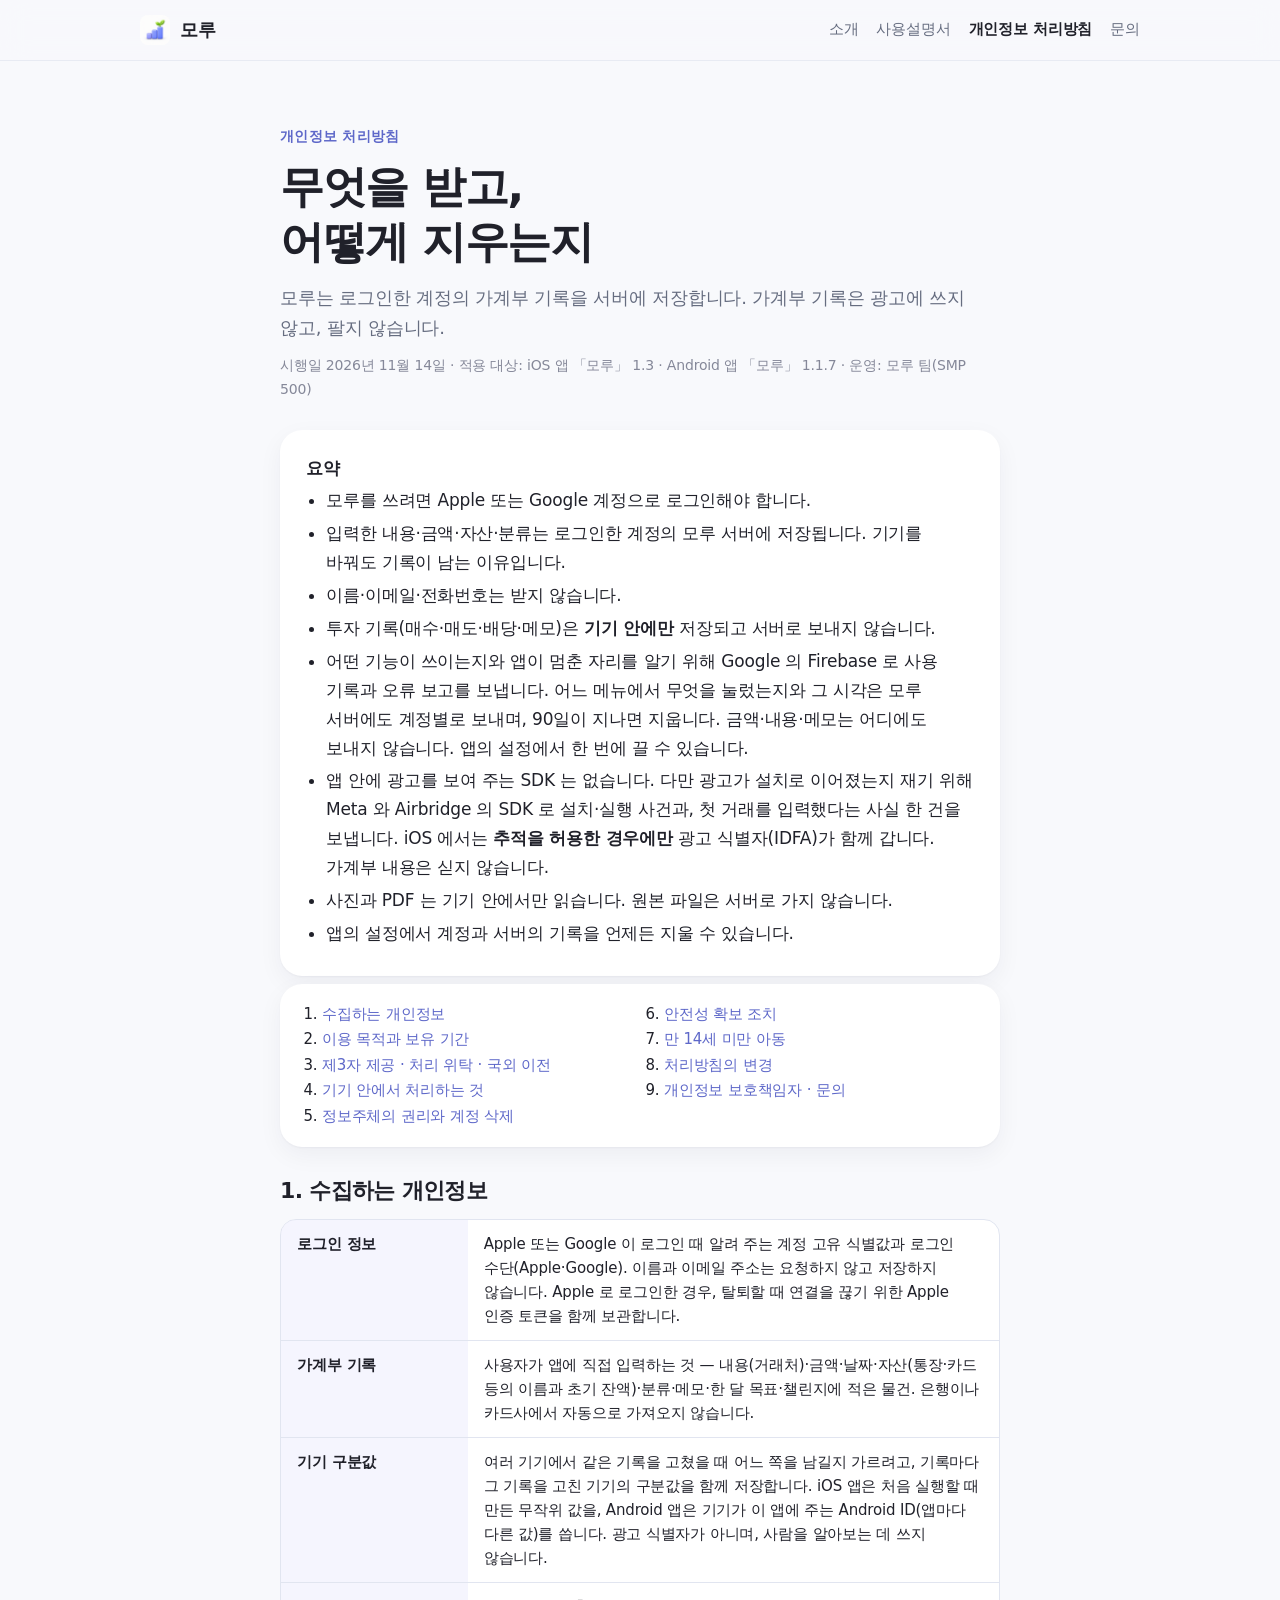
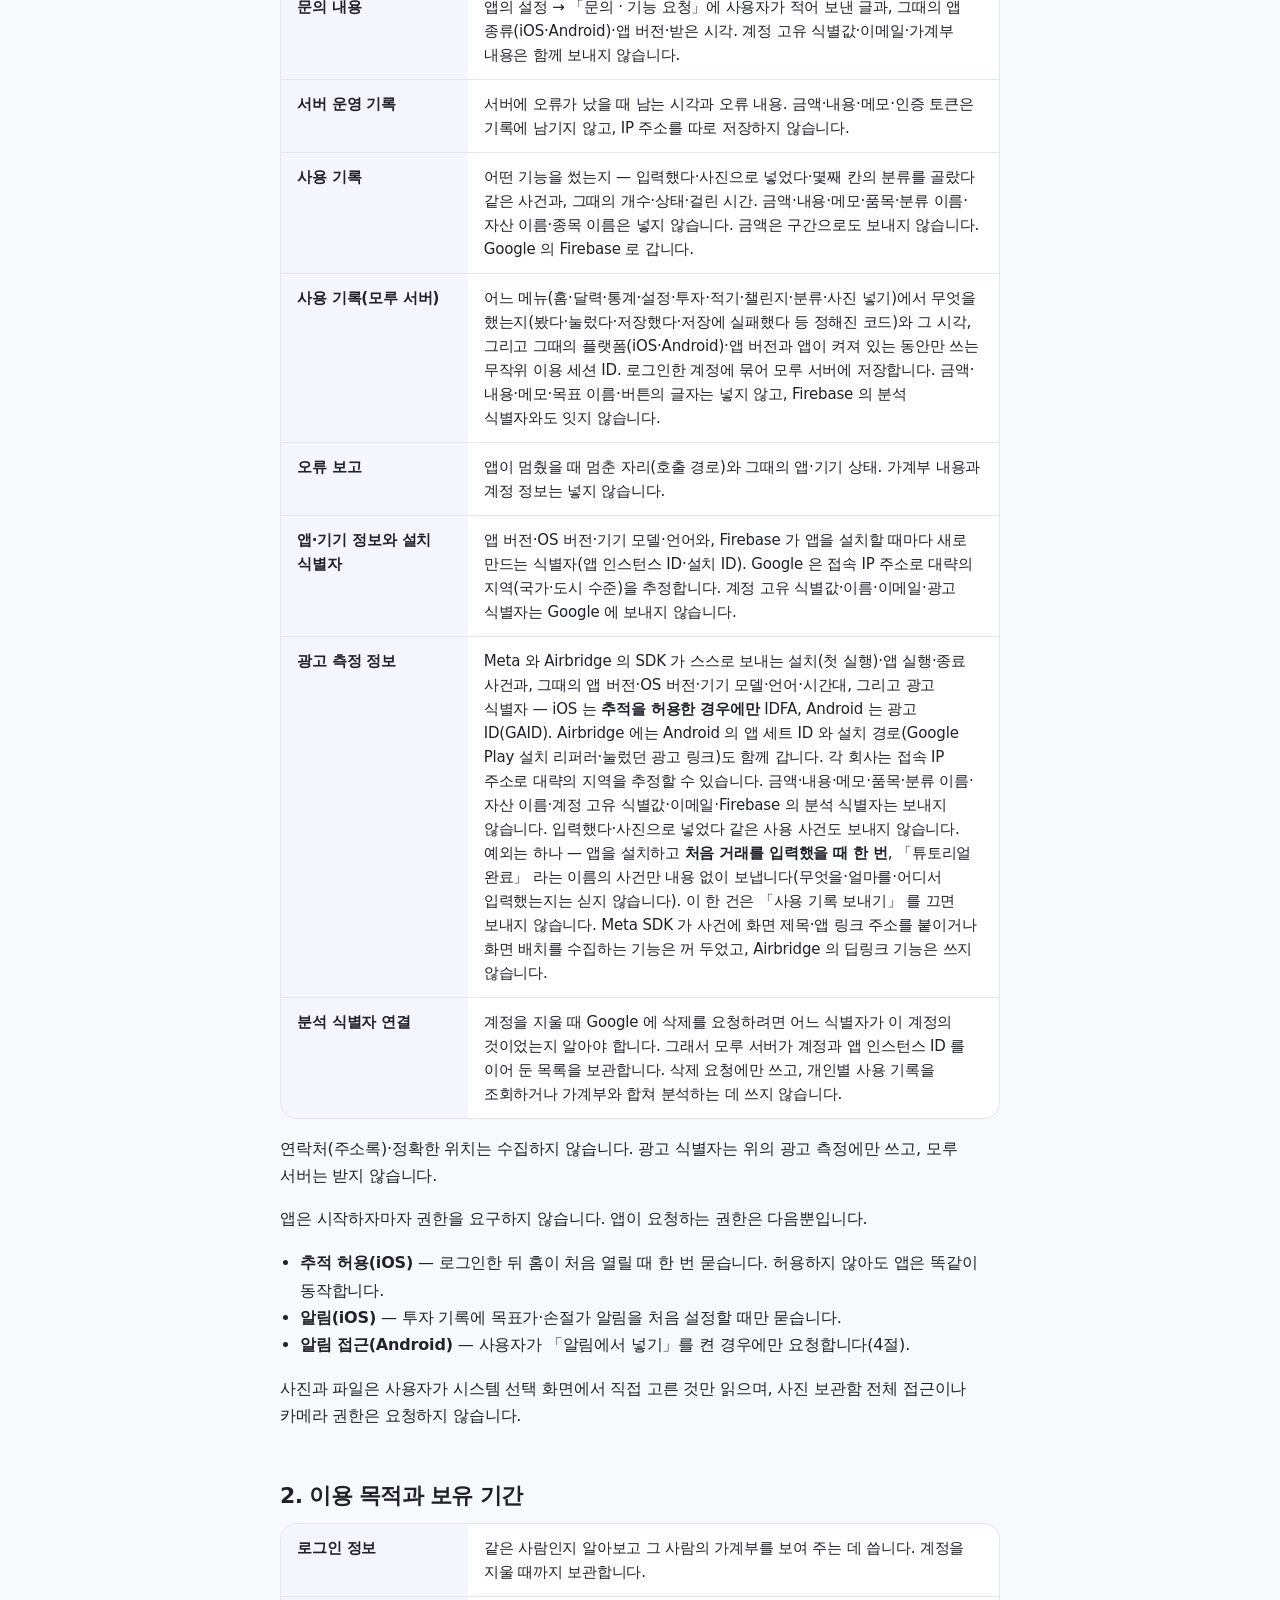
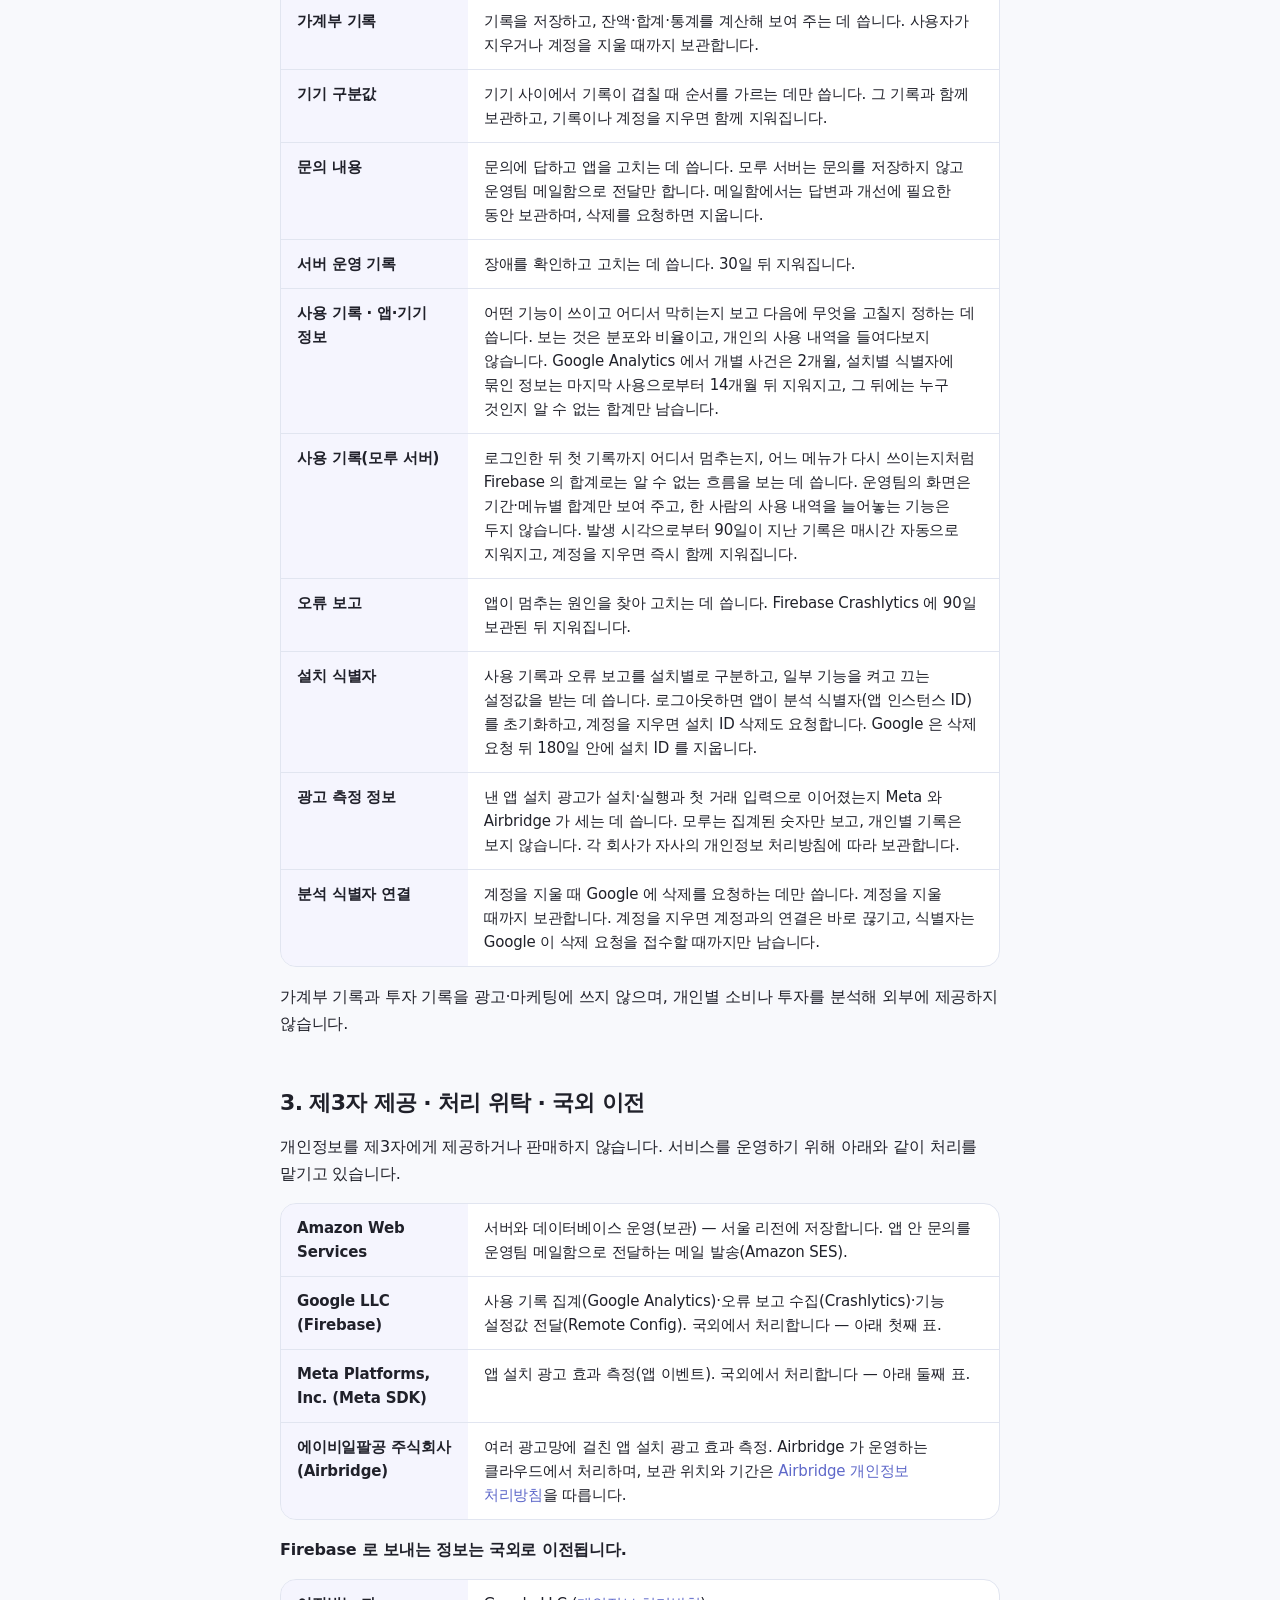
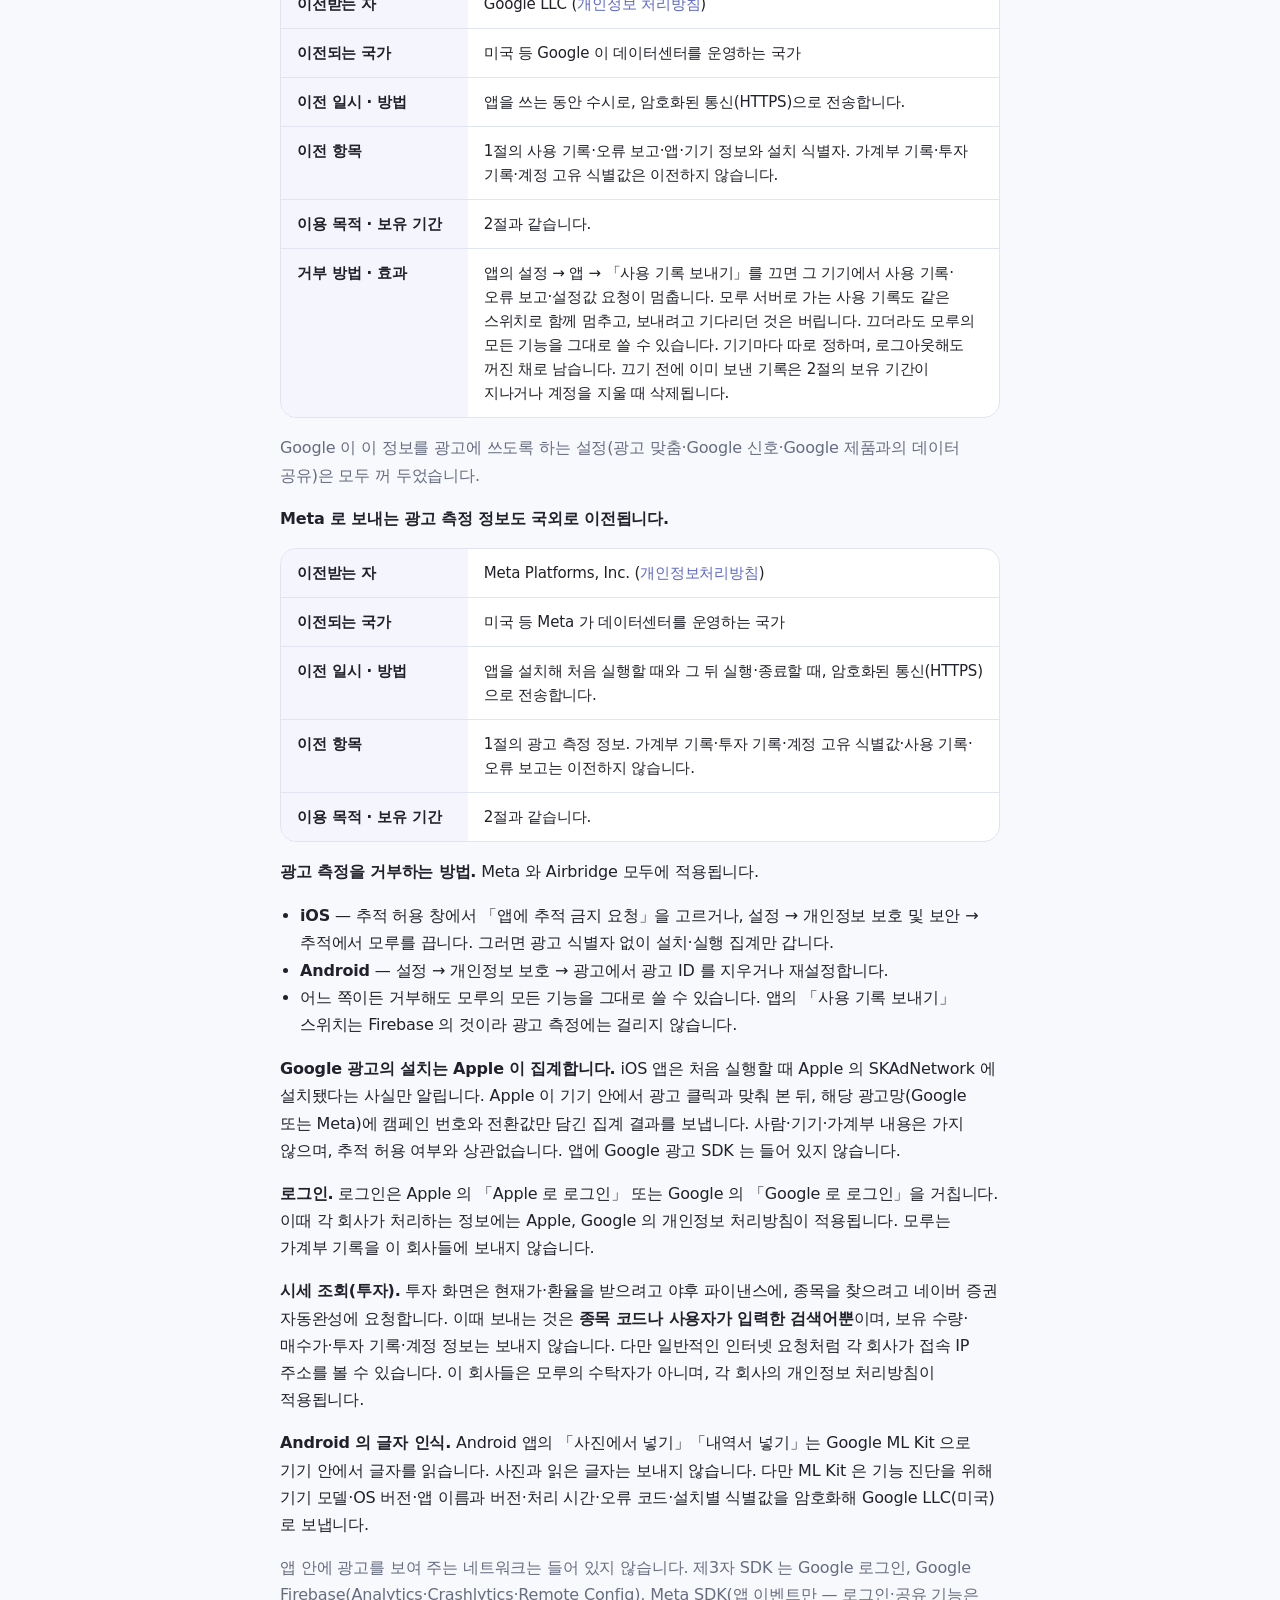
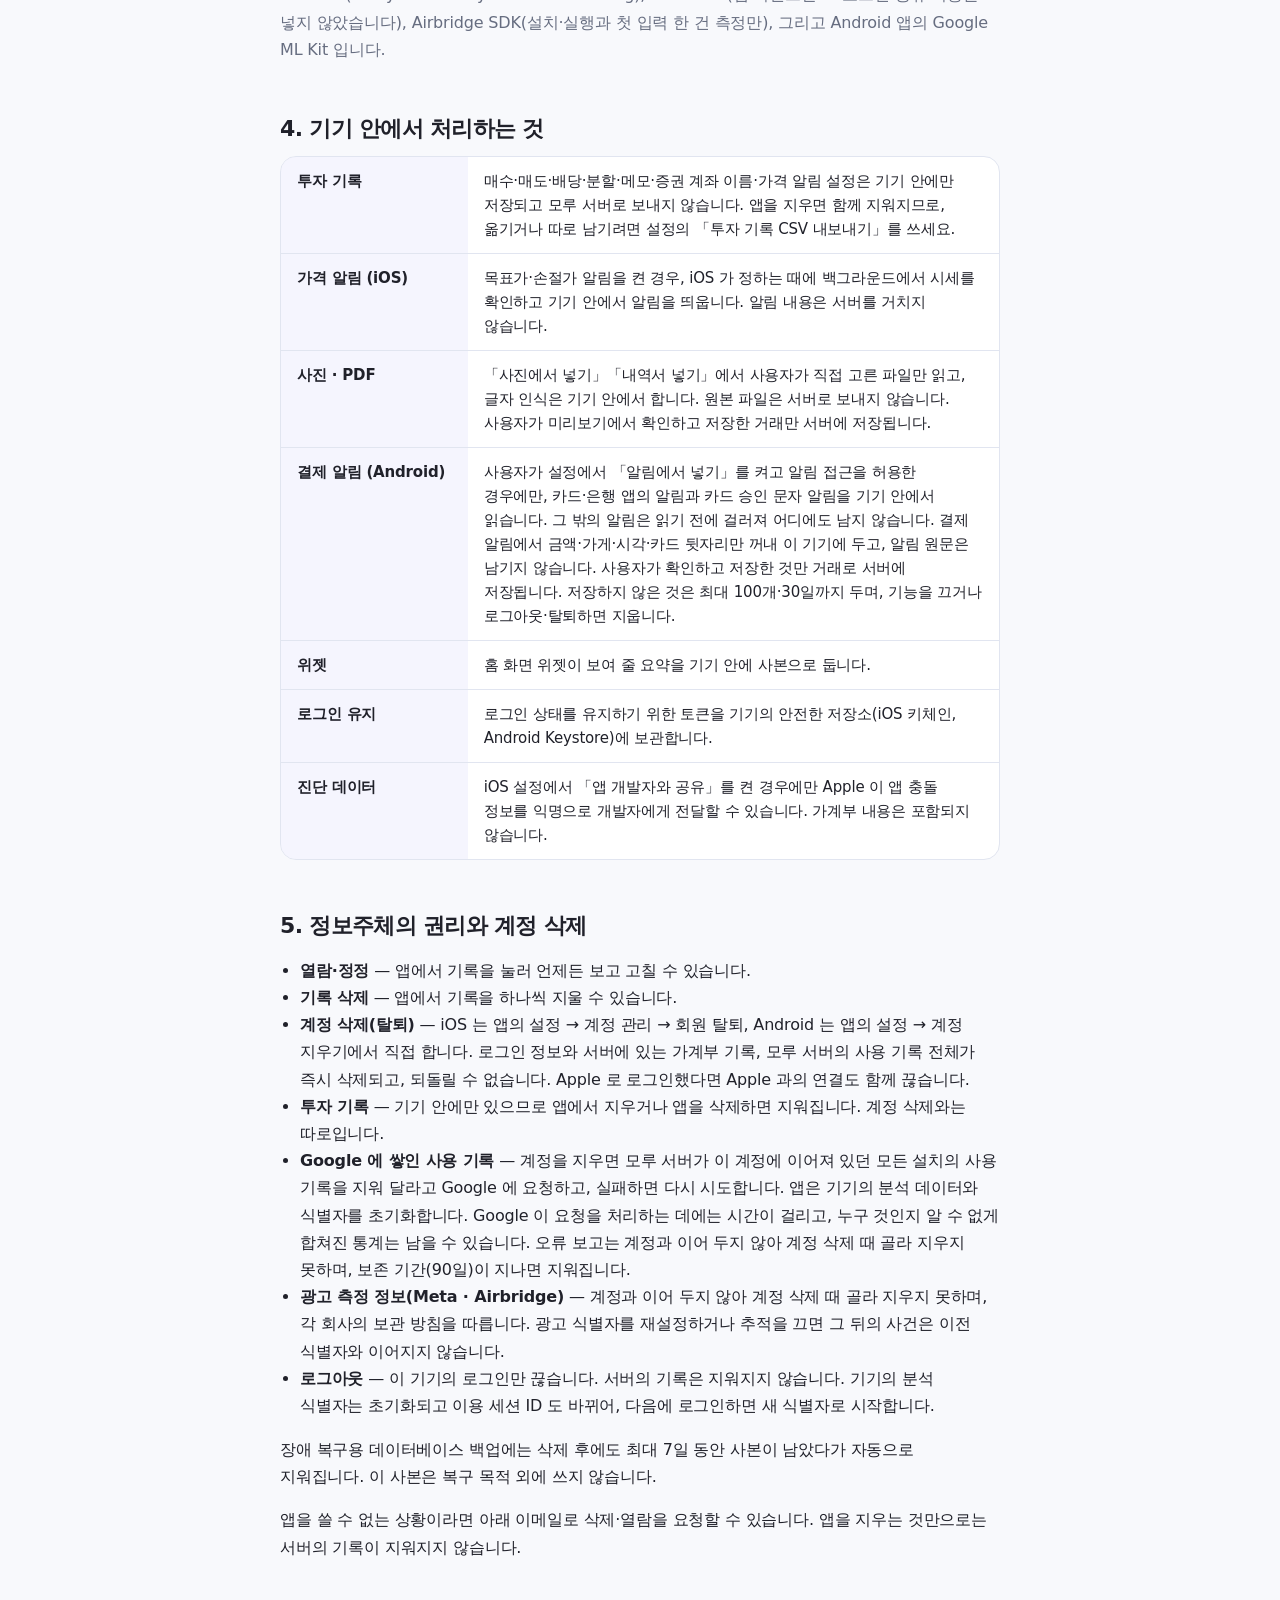
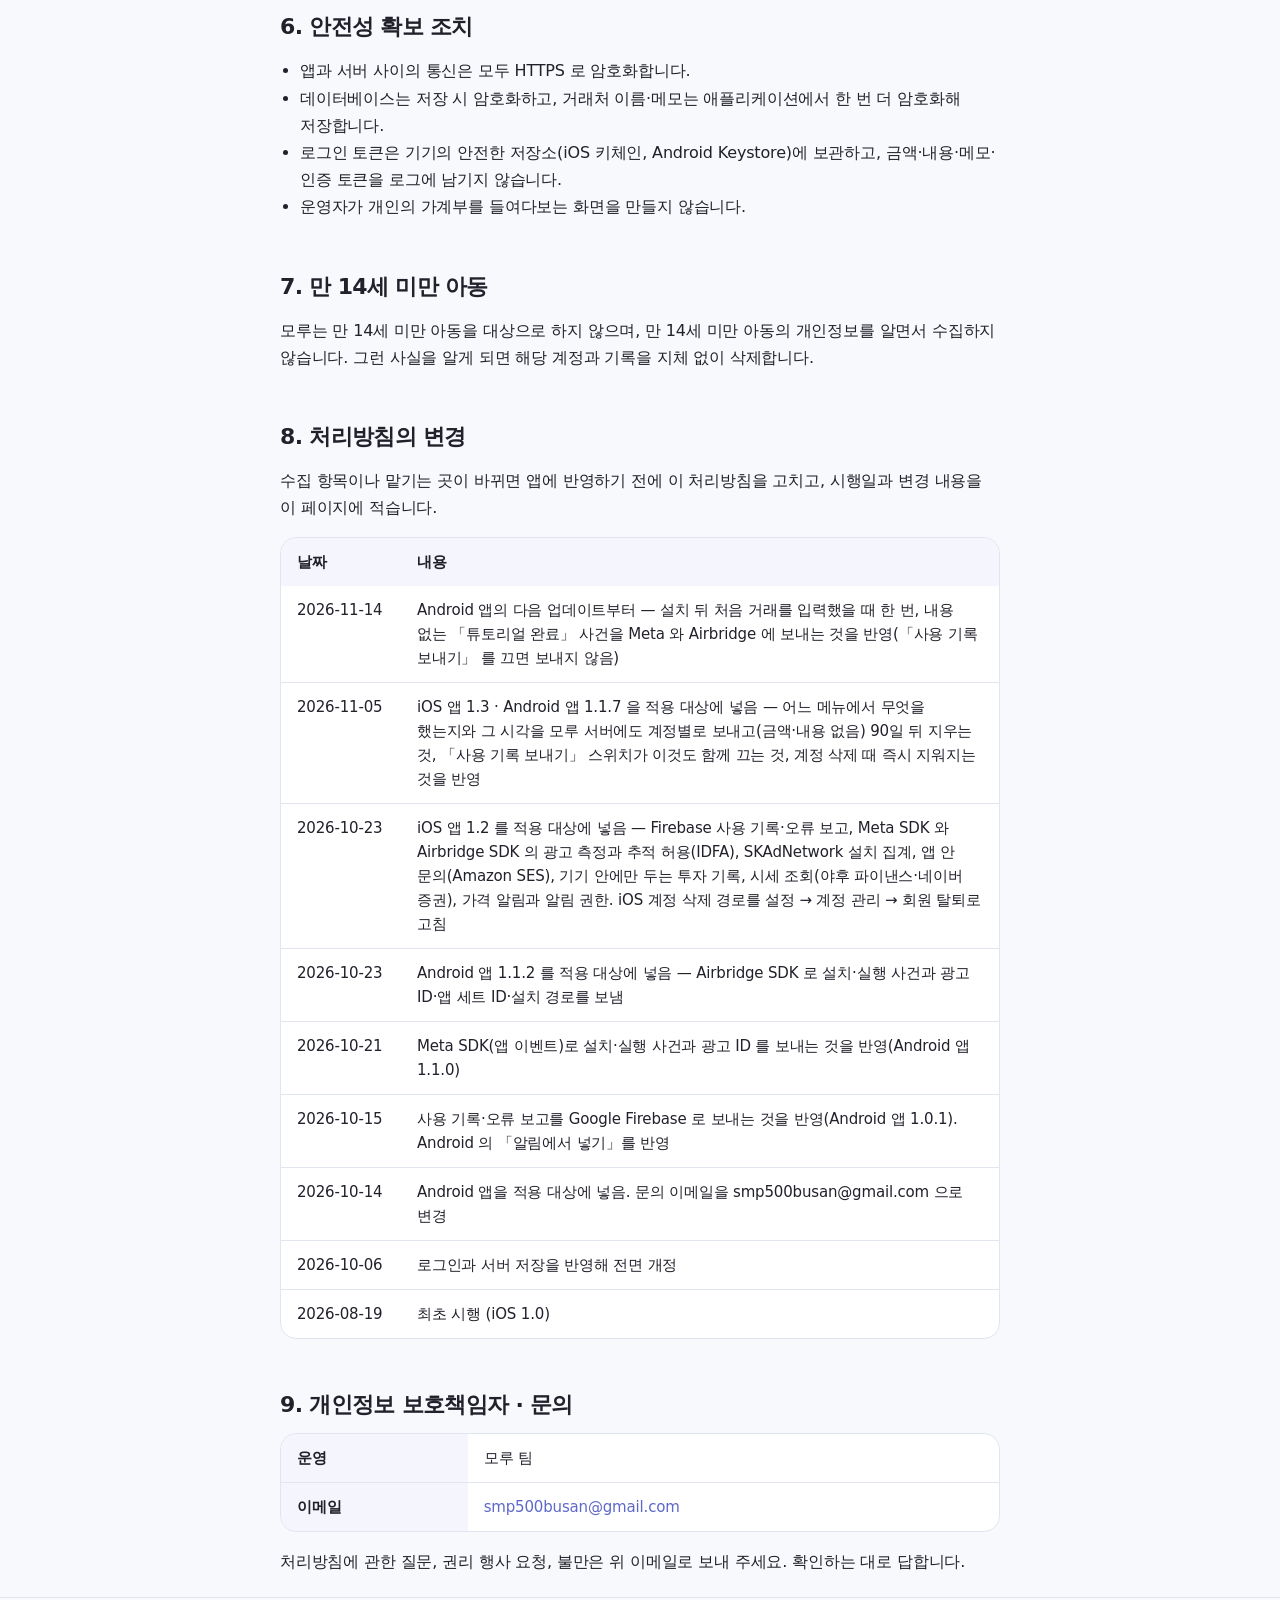
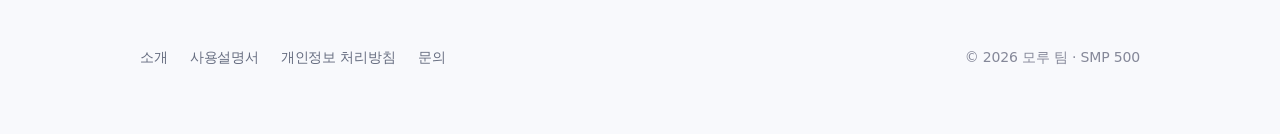
<file: privacy.html>
<!doctype html>
<html lang="ko">
<head>
<meta charset="utf-8">
<meta name="viewport" content="width=device-width, initial-scale=1">
<meta name="color-scheme" content="light dark">
<title>모루 · 개인정보 처리방침</title>
<meta name="description" content="모루가 무엇을 받고, 어디에 맡기고, 어떻게 지우는지.">
<link rel="icon" href="assets/img/icon.png">
<link rel="stylesheet" href="assets/site.css">
</head>
<body class="doc">

<div class="bar">
  <div class="wrap">
    <a class="brand" href="./"><img src="assets/img/icon.png" alt="" width="30" height="30">모루</a>
    <nav aria-label="사이트">
      <a href="./">소개</a>
      <a href="manual.html">사용설명서</a>
      <a href="privacy.html" aria-current="page">개인정보<span class="long"> 처리방침</span></a>
      <a class="wide" href="support.html">문의</a>
    </nav>
  </div>
</div>

<main class="wrap narrow">
<header class="top">
  <p class="eyebrow">개인정보 처리방침</p>
  <h1>무엇을 받고,<br>어떻게 지우는지</h1>
  <p class="lead">모루는 로그인한 계정의 가계부 기록을 서버에 저장합니다. 가계부 기록은 광고에 쓰지 않고, 팔지 않습니다.</p>
  <p class="meta">시행일 2026년 11월 14일 · 적용 대상: iOS 앱 「모루」 1.3 · Android 앱 「모루」 1.1.7 · 운영: 모루 팀(SMP 500)</p>
</header>

<div class="card summary">
  <strong>요약</strong>
  <ul>
    <li>모루를 쓰려면 Apple 또는 Google 계정으로 로그인해야 합니다.</li>
    <li>입력한 내용·금액·자산·분류는 로그인한 계정의 모루 서버에 저장됩니다. 기기를 바꿔도 기록이 남는 이유입니다.</li>
    <li>이름·이메일·전화번호는 받지 않습니다.</li>
    <li>투자 기록(매수·매도·배당·메모)은 <strong>기기 안에만</strong> 저장되고 서버로 보내지 않습니다.</li>
    <li>어떤 기능이 쓰이는지와 앱이 멈춘 자리를 알기 위해 Google 의 Firebase 로 사용 기록과 오류 보고를 보냅니다. 어느 메뉴에서 무엇을 눌렀는지와 그 시각은 모루 서버에도 계정별로 보내며, 90일이 지나면 지웁니다. 금액·내용·메모는 어디에도 보내지 않습니다. 앱의 설정에서 한 번에 끌 수 있습니다.</li>
    <li>앱 안에 광고를 보여 주는 SDK 는 없습니다. 다만 광고가 설치로 이어졌는지 재기 위해 Meta 와 Airbridge 의 SDK 로 설치·실행 사건과, 첫 거래를 입력했다는 사실 한 건을 보냅니다. iOS 에서는 <strong>추적을 허용한 경우에만</strong> 광고 식별자(IDFA)가 함께 갑니다. 가계부 내용은 싣지 않습니다.</li>
    <li>사진과 PDF 는 기기 안에서만 읽습니다. 원본 파일은 서버로 가지 않습니다.</li>
    <li>앱의 설정에서 계정과 서버의 기록을 언제든 지울 수 있습니다.</li>
  </ul>
</div>

<nav class="card toc" aria-label="목차">
  <ol>
    <li><a href="#collect">수집하는 개인정보</a></li>
    <li><a href="#purpose">이용 목적과 보유 기간</a></li>
    <li><a href="#share">제3자 제공 · 처리 위탁 · 국외 이전</a></li>
    <li><a href="#device">기기 안에서 처리하는 것</a></li>
    <li><a href="#rights">정보주체의 권리와 계정 삭제</a></li>
    <li><a href="#security">안전성 확보 조치</a></li>
    <li><a href="#kids">만 14세 미만 아동</a></li>
    <li><a href="#changes">처리방침의 변경</a></li>
    <li><a href="#contact">개인정보 보호책임자 · 문의</a></li>
  </ol>
</nav>

<article>
<section id="collect">
  <h2>1. 수집하는 개인정보</h2>
  <div class="table"><table>
    <tr><th>로그인 정보</th><td>Apple 또는 Google 이 로그인 때 알려 주는 계정 고유 식별값과 로그인 수단(Apple·Google). 이름과 이메일 주소는 요청하지 않고 저장하지 않습니다. Apple 로 로그인한 경우, 탈퇴할 때 연결을 끊기 위한 Apple 인증 토큰을 함께 보관합니다.</td></tr>
    <tr><th>가계부 기록</th><td>사용자가 앱에 직접 입력하는 것 — 내용(거래처)·금액·날짜·자산(통장·카드 등의 이름과 초기 잔액)·분류·메모·한 달 목표·챌린지에 적은 물건. 은행이나 카드사에서 자동으로 가져오지 않습니다.</td></tr>
    <tr><th>기기 구분값</th><td>여러 기기에서 같은 기록을 고쳤을 때 어느 쪽을 남길지 가르려고, 기록마다 그 기록을 고친 기기의 구분값을 함께 저장합니다. iOS 앱은 처음 실행할 때 만든 무작위 값을, Android 앱은 기기가 이 앱에 주는 Android ID(앱마다 다른 값)를 씁니다. 광고 식별자가 아니며, 사람을 알아보는 데 쓰지 않습니다.</td></tr>
    <tr><th>문의 내용</th><td>앱의 설정 → 「문의 · 기능 요청」에 사용자가 적어 보낸 글과, 그때의 앱 종류(iOS·Android)·앱 버전·받은 시각. 계정 고유 식별값·이메일·가계부 내용은 함께 보내지 않습니다.</td></tr>
    <tr><th>서버 운영 기록</th><td>서버에 오류가 났을 때 남는 시각과 오류 내용. 금액·내용·메모·인증 토큰은 기록에 남기지 않고, IP 주소를 따로 저장하지 않습니다.</td></tr>
    <tr><th>사용 기록</th><td>어떤 기능을 썼는지 — 입력했다·사진으로 넣었다·몇째 칸의 분류를 골랐다 같은 사건과, 그때의 개수·상태·걸린 시간. 금액·내용·메모·품목·분류 이름·자산 이름·종목 이름은 넣지 않습니다. 금액은 구간으로도 보내지 않습니다. Google 의 Firebase 로 갑니다.</td></tr>
    <tr><th>사용 기록(모루 서버)</th><td>어느 메뉴(홈·달력·통계·설정·투자·적기·챌린지·분류·사진 넣기)에서 무엇을 했는지(봤다·눌렀다·저장했다·저장에 실패했다 등 정해진 코드)와 그 시각, 그리고 그때의 플랫폼(iOS·Android)·앱 버전과 앱이 켜져 있는 동안만 쓰는 무작위 이용 세션 ID. 로그인한 계정에 묶어 모루 서버에 저장합니다. 금액·내용·메모·목표 이름·버튼의 글자는 넣지 않고, Firebase 의 분석 식별자와도 잇지 않습니다.</td></tr>
    <tr><th>오류 보고</th><td>앱이 멈췄을 때 멈춘 자리(호출 경로)와 그때의 앱·기기 상태. 가계부 내용과 계정 정보는 넣지 않습니다.</td></tr>
    <tr><th>앱·기기 정보와 설치 식별자</th><td>앱 버전·OS 버전·기기 모델·언어와, Firebase 가 앱을 설치할 때마다 새로 만드는 식별자(앱 인스턴스 ID·설치 ID). Google 은 접속 IP 주소로 대략의 지역(국가·도시 수준)을 추정합니다. 계정 고유 식별값·이름·이메일·광고 식별자는 Google 에 보내지 않습니다.</td></tr>
    <tr><th>광고 측정 정보</th><td>Meta 와 Airbridge 의 SDK 가 스스로 보내는 설치(첫 실행)·앱 실행·종료 사건과, 그때의 앱 버전·OS 버전·기기 모델·언어·시간대, 그리고 광고 식별자 — iOS 는 <strong>추적을 허용한 경우에만</strong> IDFA, Android 는 광고 ID(GAID). Airbridge 에는 Android 의 앱 세트 ID 와 설치 경로(Google Play 설치 리퍼러·눌렀던 광고 링크)도 함께 갑니다. 각 회사는 접속 IP 주소로 대략의 지역을 추정할 수 있습니다. 금액·내용·메모·품목·분류 이름·자산 이름·계정 고유 식별값·이메일·Firebase 의 분석 식별자는 보내지 않습니다. 입력했다·사진으로 넣었다 같은 사용 사건도 보내지 않습니다. 예외는 하나 — 앱을 설치하고 <strong>처음 거래를 입력했을 때 한 번</strong>, 「튜토리얼 완료」 라는 이름의 사건만 내용 없이 보냅니다(무엇을·얼마를·어디서 입력했는지는 싣지 않습니다). 이 한 건은 「사용 기록 보내기」 를 끄면 보내지 않습니다. Meta SDK 가 사건에 화면 제목·앱 링크 주소를 붙이거나 화면 배치를 수집하는 기능은 꺼 두었고, Airbridge 의 딥링크 기능은 쓰지 않습니다.</td></tr>
    <tr><th>분석 식별자 연결</th><td>계정을 지울 때 Google 에 삭제를 요청하려면 어느 식별자가 이 계정의 것이었는지 알아야 합니다. 그래서 모루 서버가 계정과 앱 인스턴스 ID 를 이어 둔 목록을 보관합니다. 삭제 요청에만 쓰고, 개인별 사용 기록을 조회하거나 가계부와 합쳐 분석하는 데 쓰지 않습니다.</td></tr>
  </table></div>
  <p>연락처(주소록)·정확한 위치는 수집하지 않습니다. 광고 식별자는 위의 광고 측정에만 쓰고, 모루 서버는 받지 않습니다.</p>
  <p>앱은 시작하자마자 권한을 요구하지 않습니다. 앱이 요청하는 권한은 다음뿐입니다.</p>
  <ul>
    <li><strong>추적 허용(iOS)</strong> — 로그인한 뒤 홈이 처음 열릴 때 한 번 묻습니다. 허용하지 않아도 앱은 똑같이 동작합니다.</li>
    <li><strong>알림(iOS)</strong> — 투자 기록에 목표가·손절가 알림을 처음 설정할 때만 묻습니다.</li>
    <li><strong>알림 접근(Android)</strong> — 사용자가 「알림에서 넣기」를 켠 경우에만 요청합니다(4절).</li>
  </ul>
  <p>사진과 파일은 사용자가 시스템 선택 화면에서 직접 고른 것만 읽으며, 사진 보관함 전체 접근이나 카메라 권한은 요청하지 않습니다.</p>
</section>

<section id="purpose">
  <h2>2. 이용 목적과 보유 기간</h2>
  <div class="table"><table>
    <tr><th>로그인 정보</th><td>같은 사람인지 알아보고 그 사람의 가계부를 보여 주는 데 씁니다. 계정을 지울 때까지 보관합니다.</td></tr>
    <tr><th>가계부 기록</th><td>기록을 저장하고, 잔액·합계·통계를 계산해 보여 주는 데 씁니다. 사용자가 지우거나 계정을 지울 때까지 보관합니다.</td></tr>
    <tr><th>기기 구분값</th><td>기기 사이에서 기록이 겹칠 때 순서를 가르는 데만 씁니다. 그 기록과 함께 보관하고, 기록이나 계정을 지우면 함께 지워집니다.</td></tr>
    <tr><th>문의 내용</th><td>문의에 답하고 앱을 고치는 데 씁니다. 모루 서버는 문의를 저장하지 않고 운영팀 메일함으로 전달만 합니다. 메일함에서는 답변과 개선에 필요한 동안 보관하며, 삭제를 요청하면 지웁니다.</td></tr>
    <tr><th>서버 운영 기록</th><td>장애를 확인하고 고치는 데 씁니다. 30일 뒤 지워집니다.</td></tr>
    <tr><th>사용 기록 · 앱·기기 정보</th><td>어떤 기능이 쓰이고 어디서 막히는지 보고 다음에 무엇을 고칠지 정하는 데 씁니다. 보는 것은 분포와 비율이고, 개인의 사용 내역을 들여다보지 않습니다. Google Analytics 에서 개별 사건은 2개월, 설치별 식별자에 묶인 정보는 마지막 사용으로부터 14개월 뒤 지워지고, 그 뒤에는 누구 것인지 알 수 없는 합계만 남습니다.</td></tr>
    <tr><th>사용 기록(모루 서버)</th><td>로그인한 뒤 첫 기록까지 어디서 멈추는지, 어느 메뉴가 다시 쓰이는지처럼 Firebase 의 합계로는 알 수 없는 흐름을 보는 데 씁니다. 운영팀의 화면은 기간·메뉴별 합계만 보여 주고, 한 사람의 사용 내역을 늘어놓는 기능은 두지 않습니다. 발생 시각으로부터 90일이 지난 기록은 매시간 자동으로 지워지고, 계정을 지우면 즉시 함께 지워집니다.</td></tr>
    <tr><th>오류 보고</th><td>앱이 멈추는 원인을 찾아 고치는 데 씁니다. Firebase Crashlytics 에 90일 보관된 뒤 지워집니다.</td></tr>
    <tr><th>설치 식별자</th><td>사용 기록과 오류 보고를 설치별로 구분하고, 일부 기능을 켜고 끄는 설정값을 받는 데 씁니다. 로그아웃하면 앱이 분석 식별자(앱 인스턴스 ID)를 초기화하고, 계정을 지우면 설치 ID 삭제도 요청합니다. Google 은 삭제 요청 뒤 180일 안에 설치 ID 를 지웁니다.</td></tr>
    <tr><th>광고 측정 정보</th><td>낸 앱 설치 광고가 설치·실행과 첫 거래 입력으로 이어졌는지 Meta 와 Airbridge 가 세는 데 씁니다. 모루는 집계된 숫자만 보고, 개인별 기록은 보지 않습니다. 각 회사가 자사의 개인정보 처리방침에 따라 보관합니다.</td></tr>
    <tr><th>분석 식별자 연결</th><td>계정을 지울 때 Google 에 삭제를 요청하는 데만 씁니다. 계정을 지울 때까지 보관합니다. 계정을 지우면 계정과의 연결은 바로 끊기고, 식별자는 Google 이 삭제 요청을 접수할 때까지만 남습니다.</td></tr>
  </table></div>
  <p>가계부 기록과 투자 기록을 광고·마케팅에 쓰지 않으며, 개인별 소비나 투자를 분석해 외부에 제공하지 않습니다.</p>
</section>

<section id="share">
  <h2>3. 제3자 제공 · 처리 위탁 · 국외 이전</h2>
  <p>개인정보를 제3자에게 제공하거나 판매하지 않습니다. 서비스를 운영하기 위해 아래와 같이 처리를 맡기고 있습니다.</p>
  <div class="table"><table>
    <tr><th>Amazon Web Services</th><td>서버와 데이터베이스 운영(보관) — 서울 리전에 저장합니다. 앱 안 문의를 운영팀 메일함으로 전달하는 메일 발송(Amazon SES).</td></tr>
    <tr><th>Google LLC (Firebase)</th><td>사용 기록 집계(Google Analytics)·오류 보고 수집(Crashlytics)·기능 설정값 전달(Remote Config). 국외에서 처리합니다 — 아래 첫째 표.</td></tr>
    <tr><th>Meta Platforms, Inc. (Meta SDK)</th><td>앱 설치 광고 효과 측정(앱 이벤트). 국외에서 처리합니다 — 아래 둘째 표.</td></tr>
    <tr><th>에이비일팔공 주식회사 (Airbridge)</th><td>여러 광고망에 걸친 앱 설치 광고 효과 측정. Airbridge 가 운영하는 클라우드에서 처리하며, 보관 위치와 기간은 <a href="https://www.airbridge.io/privacy-policy">Airbridge 개인정보 처리방침</a>을 따릅니다.</td></tr>
  </table></div>

  <p><strong>Firebase 로 보내는 정보는 국외로 이전됩니다.</strong></p>
  <div class="table"><table>
    <tr><th>이전받는 자</th><td>Google LLC (<a href="https://policies.google.com/privacy">개인정보 처리방침</a>)</td></tr>
    <tr><th>이전되는 국가</th><td>미국 등 Google 이 데이터센터를 운영하는 국가</td></tr>
    <tr><th>이전 일시 · 방법</th><td>앱을 쓰는 동안 수시로, 암호화된 통신(HTTPS)으로 전송합니다.</td></tr>
    <tr><th>이전 항목</th><td>1절의 사용 기록·오류 보고·앱·기기 정보와 설치 식별자. 가계부 기록·투자 기록·계정 고유 식별값은 이전하지 않습니다.</td></tr>
    <tr><th>이용 목적 · 보유 기간</th><td>2절과 같습니다.</td></tr>
    <tr><th>거부 방법 · 효과</th><td>앱의 설정 → 앱 → 「사용 기록 보내기」를 끄면 그 기기에서 사용 기록·오류 보고·설정값 요청이 멈춥니다. 모루 서버로 가는 사용 기록도 같은 스위치로 함께 멈추고, 보내려고 기다리던 것은 버립니다. 끄더라도 모루의 모든 기능을 그대로 쓸 수 있습니다. 기기마다 따로 정하며, 로그아웃해도 꺼진 채로 남습니다. 끄기 전에 이미 보낸 기록은 2절의 보유 기간이 지나거나 계정을 지울 때 삭제됩니다.</td></tr>
  </table></div>
  <p class="note">Google 이 이 정보를 광고에 쓰도록 하는 설정(광고 맞춤·Google 신호·Google 제품과의 데이터 공유)은 모두 꺼 두었습니다.</p>

  <p><strong>Meta 로 보내는 광고 측정 정보도 국외로 이전됩니다.</strong></p>
  <div class="table"><table>
    <tr><th>이전받는 자</th><td>Meta Platforms, Inc. (<a href="https://www.facebook.com/privacy/policy">개인정보처리방침</a>)</td></tr>
    <tr><th>이전되는 국가</th><td>미국 등 Meta 가 데이터센터를 운영하는 국가</td></tr>
    <tr><th>이전 일시 · 방법</th><td>앱을 설치해 처음 실행할 때와 그 뒤 실행·종료할 때, 암호화된 통신(HTTPS)으로 전송합니다.</td></tr>
    <tr><th>이전 항목</th><td>1절의 광고 측정 정보. 가계부 기록·투자 기록·계정 고유 식별값·사용 기록·오류 보고는 이전하지 않습니다.</td></tr>
    <tr><th>이용 목적 · 보유 기간</th><td>2절과 같습니다.</td></tr>
  </table></div>

  <p><strong>광고 측정을 거부하는 방법.</strong> Meta 와 Airbridge 모두에 적용됩니다.</p>
  <ul>
    <li><strong>iOS</strong> — 추적 허용 창에서 「앱에 추적 금지 요청」을 고르거나, 설정 → 개인정보 보호 및 보안 → 추적에서 모루를 끕니다. 그러면 광고 식별자 없이 설치·실행 집계만 갑니다.</li>
    <li><strong>Android</strong> — 설정 → 개인정보 보호 → 광고에서 광고 ID 를 지우거나 재설정합니다.</li>
    <li>어느 쪽이든 거부해도 모루의 모든 기능을 그대로 쓸 수 있습니다. 앱의 「사용 기록 보내기」 스위치는 Firebase 의 것이라 광고 측정에는 걸리지 않습니다.</li>
  </ul>

  <p><strong>Google 광고의 설치는 Apple 이 집계합니다.</strong> iOS 앱은 처음 실행할 때 Apple 의 SKAdNetwork 에 설치됐다는 사실만 알립니다. Apple 이 기기 안에서 광고 클릭과 맞춰 본 뒤, 해당 광고망(Google 또는 Meta)에 캠페인 번호와 전환값만 담긴 집계 결과를 보냅니다. 사람·기기·가계부 내용은 가지 않으며, 추적 허용 여부와 상관없습니다. 앱에 Google 광고 SDK 는 들어 있지 않습니다.</p>

  <p><strong>로그인.</strong> 로그인은 Apple 의 「Apple 로 로그인」 또는 Google 의 「Google 로 로그인」을 거칩니다. 이때 각 회사가 처리하는 정보에는 Apple, Google 의 개인정보 처리방침이 적용됩니다. 모루는 가계부 기록을 이 회사들에 보내지 않습니다.</p>

  <p><strong>시세 조회(투자).</strong> 투자 화면은 현재가·환율을 받으려고 야후 파이낸스에, 종목을 찾으려고 네이버 증권 자동완성에 요청합니다. 이때 보내는 것은 <strong>종목 코드나 사용자가 입력한 검색어뿐</strong>이며, 보유 수량·매수가·투자 기록·계정 정보는 보내지 않습니다. 다만 일반적인 인터넷 요청처럼 각 회사가 접속 IP 주소를 볼 수 있습니다. 이 회사들은 모루의 수탁자가 아니며, 각 회사의 개인정보 처리방침이 적용됩니다.</p>

  <p><strong>Android 의 글자 인식.</strong> Android 앱의 「사진에서 넣기」「내역서 넣기」는 Google ML Kit 으로 기기 안에서 글자를 읽습니다. 사진과 읽은 글자는 보내지 않습니다. 다만 ML Kit 은 기능 진단을 위해 기기 모델·OS 버전·앱 이름과 버전·처리 시간·오류 코드·설치별 식별값을 암호화해 Google LLC(미국)로 보냅니다.</p>

  <p class="note">앱 안에 광고를 보여 주는 네트워크는 들어 있지 않습니다. 제3자 SDK 는 Google 로그인, Google Firebase(Analytics·Crashlytics·Remote Config), Meta SDK(앱 이벤트만 — 로그인·공유 기능은 넣지 않았습니다), Airbridge SDK(설치·실행과 첫 입력 한 건 측정만), 그리고 Android 앱의 Google ML Kit 입니다.</p>
</section>

<section id="device">
  <h2>4. 기기 안에서 처리하는 것</h2>
  <div class="table"><table>
    <tr><th>투자 기록</th><td>매수·매도·배당·분할·메모·증권 계좌 이름·가격 알림 설정은 기기 안에만 저장되고 모루 서버로 보내지 않습니다. 앱을 지우면 함께 지워지므로, 옮기거나 따로 남기려면 설정의 「투자 기록 CSV 내보내기」를 쓰세요.</td></tr>
    <tr><th>가격 알림 (iOS)</th><td>목표가·손절가 알림을 켠 경우, iOS 가 정하는 때에 백그라운드에서 시세를 확인하고 기기 안에서 알림을 띄웁니다. 알림 내용은 서버를 거치지 않습니다.</td></tr>
    <tr><th>사진 · PDF</th><td>「사진에서 넣기」「내역서 넣기」에서 사용자가 직접 고른 파일만 읽고, 글자 인식은 기기 안에서 합니다. 원본 파일은 서버로 보내지 않습니다. 사용자가 미리보기에서 확인하고 저장한 거래만 서버에 저장됩니다.</td></tr>
    <tr><th>결제 알림 (Android)</th><td>사용자가 설정에서 「알림에서 넣기」를 켜고 알림 접근을 허용한 경우에만, 카드·은행 앱의 알림과 카드 승인 문자 알림을 기기 안에서 읽습니다. 그 밖의 알림은 읽기 전에 걸러져 어디에도 남지 않습니다. 결제 알림에서 금액·가게·시각·카드 뒷자리만 꺼내 이 기기에 두고, 알림 원문은 남기지 않습니다. 사용자가 확인하고 저장한 것만 거래로 서버에 저장됩니다. 저장하지 않은 것은 최대 100개·30일까지 두며, 기능을 끄거나 로그아웃·탈퇴하면 지웁니다.</td></tr>
    <tr><th>위젯</th><td>홈 화면 위젯이 보여 줄 요약을 기기 안에 사본으로 둡니다.</td></tr>
    <tr><th>로그인 유지</th><td>로그인 상태를 유지하기 위한 토큰을 기기의 안전한 저장소(iOS 키체인, Android Keystore)에 보관합니다.</td></tr>
    <tr><th>진단 데이터</th><td>iOS 설정에서 「앱 개발자와 공유」를 켠 경우에만 Apple 이 앱 충돌 정보를 익명으로 개발자에게 전달할 수 있습니다. 가계부 내용은 포함되지 않습니다.</td></tr>
  </table></div>
</section>

<section id="rights">
  <h2>5. 정보주체의 권리와 계정 삭제</h2>
  <ul>
    <li><strong>열람·정정</strong> — 앱에서 기록을 눌러 언제든 보고 고칠 수 있습니다.</li>
    <li><strong>기록 삭제</strong> — 앱에서 기록을 하나씩 지울 수 있습니다.</li>
    <li><strong>계정 삭제(탈퇴)</strong> — iOS 는 앱의 설정 → 계정 관리 → 회원 탈퇴, Android 는 앱의 설정 → 계정 지우기에서 직접 합니다. 로그인 정보와 서버에 있는 가계부 기록, 모루 서버의 사용 기록 전체가 즉시 삭제되고, 되돌릴 수 없습니다. Apple 로 로그인했다면 Apple 과의 연결도 함께 끊습니다.</li>
    <li><strong>투자 기록</strong> — 기기 안에만 있으므로 앱에서 지우거나 앱을 삭제하면 지워집니다. 계정 삭제와는 따로입니다.</li>
    <li><strong>Google 에 쌓인 사용 기록</strong> — 계정을 지우면 모루 서버가 이 계정에 이어져 있던 모든 설치의 사용 기록을 지워 달라고 Google 에 요청하고, 실패하면 다시 시도합니다. 앱은 기기의 분석 데이터와 식별자를 초기화합니다. Google 이 요청을 처리하는 데에는 시간이 걸리고, 누구 것인지 알 수 없게 합쳐진 통계는 남을 수 있습니다. 오류 보고는 계정과 이어 두지 않아 계정 삭제 때 골라 지우지 못하며, 보존 기간(90일)이 지나면 지워집니다.</li>
    <li><strong>광고 측정 정보(Meta · Airbridge)</strong> — 계정과 이어 두지 않아 계정 삭제 때 골라 지우지 못하며, 각 회사의 보관 방침을 따릅니다. 광고 식별자를 재설정하거나 추적을 끄면 그 뒤의 사건은 이전 식별자와 이어지지 않습니다.</li>
    <li><strong>로그아웃</strong> — 이 기기의 로그인만 끊습니다. 서버의 기록은 지워지지 않습니다. 기기의 분석 식별자는 초기화되고 이용 세션 ID 도 바뀌어, 다음에 로그인하면 새 식별자로 시작합니다.</li>
  </ul>
  <p>장애 복구용 데이터베이스 백업에는 삭제 후에도 최대 7일 동안 사본이 남았다가 자동으로 지워집니다. 이 사본은 복구 목적 외에 쓰지 않습니다.</p>
  <p>앱을 쓸 수 없는 상황이라면 아래 이메일로 삭제·열람을 요청할 수 있습니다. 앱을 지우는 것만으로는 서버의 기록이 지워지지 않습니다.</p>
</section>

<section id="security">
  <h2>6. 안전성 확보 조치</h2>
  <ul>
    <li>앱과 서버 사이의 통신은 모두 HTTPS 로 암호화합니다.</li>
    <li>데이터베이스는 저장 시 암호화하고, 거래처 이름·메모는 애플리케이션에서 한 번 더 암호화해 저장합니다.</li>
    <li>로그인 토큰은 기기의 안전한 저장소(iOS 키체인, Android Keystore)에 보관하고, 금액·내용·메모·인증 토큰을 로그에 남기지 않습니다.</li>
    <li>운영자가 개인의 가계부를 들여다보는 화면을 만들지 않습니다.</li>
  </ul>
</section>

<section id="kids">
  <h2>7. 만 14세 미만 아동</h2>
  <p>모루는 만 14세 미만 아동을 대상으로 하지 않으며, 만 14세 미만 아동의 개인정보를 알면서 수집하지 않습니다. 그런 사실을 알게 되면 해당 계정과 기록을 지체 없이 삭제합니다.</p>
</section>

<section id="changes">
  <h2>8. 처리방침의 변경</h2>
  <p>수집 항목이나 맡기는 곳이 바뀌면 앱에 반영하기 전에 이 처리방침을 고치고, 시행일과 변경 내용을 이 페이지에 적습니다.</p>
  <div class="table"><table>
    <thead><tr><th>날짜</th><th>내용</th></tr></thead>
    <tr><td>2026-11-14</td><td>Android 앱의 다음 업데이트부터 — 설치 뒤 처음 거래를 입력했을 때 한 번, 내용 없는 「튜토리얼 완료」 사건을 Meta 와 Airbridge 에 보내는 것을 반영(「사용 기록 보내기」 를 끄면 보내지 않음)</td></tr>
    <tr><td>2026-11-05</td><td>iOS 앱 1.3 · Android 앱 1.1.7 을 적용 대상에 넣음 — 어느 메뉴에서 무엇을 했는지와 그 시각을 모루 서버에도 계정별로 보내고(금액·내용 없음) 90일 뒤 지우는 것, 「사용 기록 보내기」 스위치가 이것도 함께 끄는 것, 계정 삭제 때 즉시 지워지는 것을 반영</td></tr>
    <tr><td>2026-10-23</td><td>iOS 앱 1.2 를 적용 대상에 넣음 — Firebase 사용 기록·오류 보고, Meta SDK 와 Airbridge SDK 의 광고 측정과 추적 허용(IDFA), SKAdNetwork 설치 집계, 앱 안 문의(Amazon SES), 기기 안에만 두는 투자 기록, 시세 조회(야후 파이낸스·네이버 증권), 가격 알림과 알림 권한. iOS 계정 삭제 경로를 설정 → 계정 관리 → 회원 탈퇴로 고침</td></tr>
    <tr><td>2026-10-23</td><td>Android 앱 1.1.2 를 적용 대상에 넣음 — Airbridge SDK 로 설치·실행 사건과 광고 ID·앱 세트 ID·설치 경로를 보냄</td></tr>
    <tr><td>2026-10-21</td><td>Meta SDK(앱 이벤트)로 설치·실행 사건과 광고 ID 를 보내는 것을 반영(Android 앱 1.1.0)</td></tr>
    <tr><td>2026-10-15</td><td>사용 기록·오류 보고를 Google Firebase 로 보내는 것을 반영(Android 앱 1.0.1). Android 의 「알림에서 넣기」를 반영</td></tr>
    <tr><td>2026-10-14</td><td>Android 앱을 적용 대상에 넣음. 문의 이메일을 smp500busan@gmail.com 으로 변경</td></tr>
    <tr><td>2026-10-06</td><td>로그인과 서버 저장을 반영해 전면 개정</td></tr>
    <tr><td>2026-08-19</td><td>최초 시행 (iOS 1.0)</td></tr>
  </table></div>
</section>

<section id="contact">
  <h2>9. 개인정보 보호책임자 · 문의</h2>
  <div class="table"><table>
    <tr><th>운영</th><td>모루 팀</td></tr>
    <tr><th>이메일</th><td><a href="mailto:smp500busan@gmail.com">smp500busan@gmail.com</a></td></tr>
  </table></div>
  <p>처리방침에 관한 질문, 권리 행사 요청, 불만은 위 이메일로 보내 주세요. 확인하는 대로 답합니다.</p>
</section>
</article>
</main>

<footer class="foot">
  <div class="wrap">
    <a href="./">소개</a>
    <a href="manual.html">사용설명서</a>
    <a href="privacy.html">개인정보 처리방침</a>
    <a href="support.html">문의</a>
    <span class="copy">© 2026 모루 팀 · SMP 500</span>
  </div>
</footer>
</body>
</html>
</file>
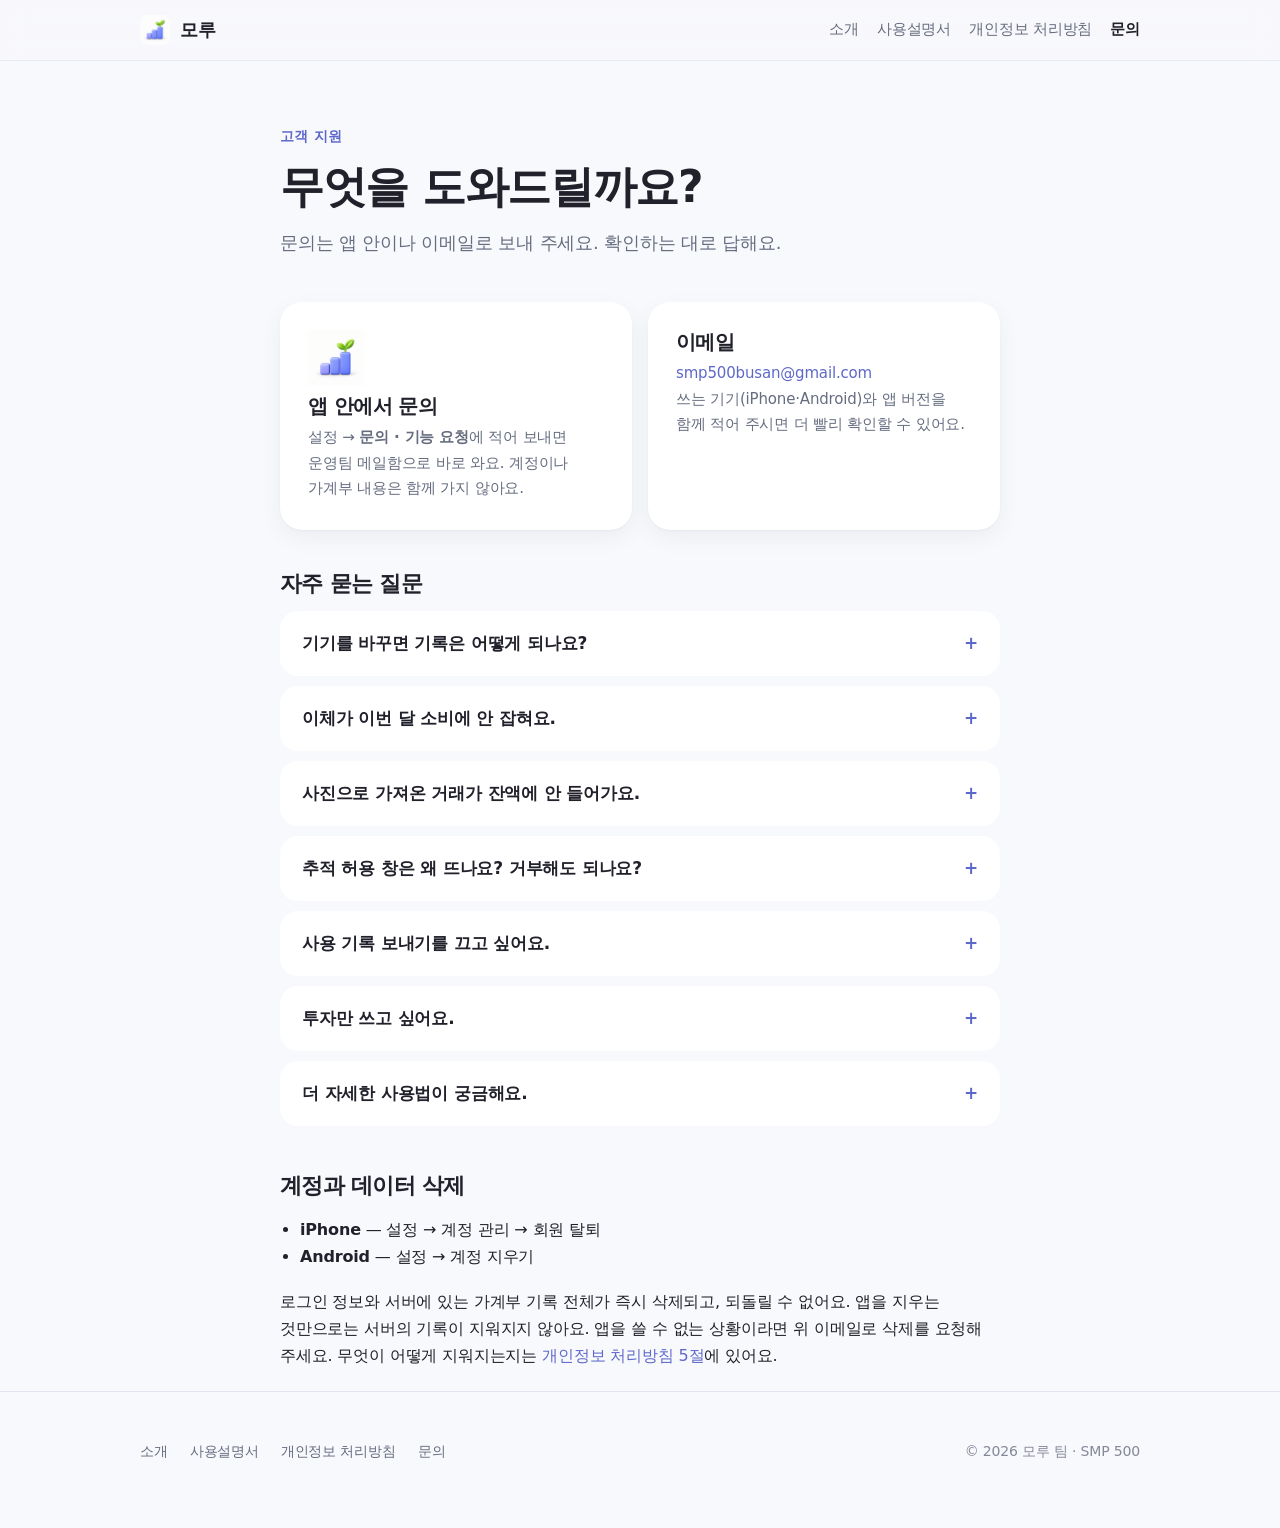
<file: support.html>
<!doctype html>
<html lang="ko">
<head>
<meta charset="utf-8">
<meta name="viewport" content="width=device-width, initial-scale=1">
<meta name="color-scheme" content="light dark">
<title>모루 · 고객 지원</title>
<meta name="description" content="모루 문의 방법, 자주 묻는 질문, 계정 삭제 방법.">
<link rel="icon" href="assets/img/icon.png">
<link rel="stylesheet" href="assets/site.css">
<style>
  .ways { display: grid; grid-template-columns: 1fr 1fr; gap: 16px; margin: 6px 0 10px; }
  .ways .card p { margin: 6px 0 0; color: var(--muted); font-size: 15px; }
  .ways img { width: 56px; height: 56px; object-fit: contain; margin-bottom: 8px; }
  @media (max-width: 640px) { .ways { grid-template-columns: 1fr; } }
  details { background: var(--surface); border-radius: 18px; padding: 18px 22px; margin: 0 0 10px; }
  summary { cursor: pointer; font-weight: 650; list-style: none; display: flex; justify-content: space-between; gap: 12px; }
  summary::-webkit-details-marker { display: none; }
  summary::after { content: "+"; color: var(--accent); font-weight: 700; }
  details[open] summary::after { content: "−"; }
  details p, details ul { color: var(--muted); font-size: 15px; margin: 10px 0 0; }
</style>
</head>
<body class="doc">

<div class="bar">
  <div class="wrap">
    <a class="brand" href="./"><img src="assets/img/icon.png" alt="" width="30" height="30">모루</a>
    <nav aria-label="사이트">
      <a href="./">소개</a>
      <a href="manual.html">사용설명서</a>
      <a href="privacy.html">개인정보<span class="long"> 처리방침</span></a>
      <a class="wide" href="support.html" aria-current="page">문의</a>
    </nav>
  </div>
</div>

<main class="wrap narrow">
<header class="top">
  <p class="eyebrow">고객 지원</p>
  <h1>무엇을 도와드릴까요?</h1>
  <p class="lead">문의는 앱 안이나 이메일로 보내 주세요. 확인하는 대로 답해요.</p>
</header>

<div class="ways">
  <div class="card"><img src="assets/img/icon.png" alt=""><h3>앱 안에서 문의</h3><p>설정 → <strong>문의 · 기능 요청</strong>에 적어 보내면 운영팀 메일함으로 바로 와요. 계정이나 가계부 내용은 함께 가지 않아요.</p></div>
  <div class="card"><h3>이메일</h3><p><a href="mailto:smp500busan@gmail.com?subject=%5B%EB%AA%A8%EB%A3%A8%20%EB%AC%B8%EC%9D%98%5D">smp500busan@gmail.com</a><br>쓰는 기기(iPhone·Android)와 앱 버전을 함께 적어 주시면 더 빨리 확인할 수 있어요.</p></div>
</div>

<article>
<section>
  <h2>자주 묻는 질문</h2>

  <details>
    <summary>기기를 바꾸면 기록은 어떻게 되나요?</summary>
    <p>가계부 기록은 로그인한 계정의 서버에 저장돼요. 새 기기에서 같은 Apple 또는 Google 계정으로 로그인하면 그대로 이어져요. 다만 <strong>투자 기록은 기기 안에만</strong> 있어서, 옮기려면 설정의 「투자 기록 CSV 내보내기」로 꺼내 두세요.</p>
  </details>

  <details>
    <summary>이체가 이번 달 소비에 안 잡혀요.</summary>
    <p>의도한 동작이에요. 통장에서 현금으로 옮긴 돈은 쓴 돈이 아니라 자리만 바뀐 돈이라, 소비에 넣으면 이번 달 쓴 돈이 부풀어요. 이체는 잔액에만 반영돼요.</p>
  </details>

  <details>
    <summary>사진으로 가져온 거래가 잔액에 안 들어가요.</summary>
    <p>사진·내역서·반복 거래가 만든 기록은 먼저 초안으로 들어와요. 미리보기나 확인 필요 거래에서 확인하고 저장해야 잔액과 통계에 반영돼요.</p>
  </details>

  <details>
    <summary>추적 허용 창은 왜 뜨나요? 거부해도 되나요?</summary>
    <p>모루 광고를 보고 설치했는지 광고 측정 회사(Meta·Airbridge)가 셀 수 있게 묻는 창이에요. 허용하지 않아도 모든 기능을 똑같이 쓸 수 있고, 가계부 내용은 어느 쪽이든 보내지 않아요. 나중에 iPhone 설정 → 개인정보 보호 및 보안 → 추적에서 바꿀 수 있어요.</p>
  </details>

  <details>
    <summary>사용 기록 보내기를 끄고 싶어요.</summary>
    <p>앱의 설정 → 앱 → 「사용 기록 보내기」를 끄면 그 기기에서 사용 기록과 오류 보고가 멈춰요. 꺼도 기능은 하나도 줄지 않아요.</p>
  </details>

  <details>
    <summary>투자만 쓰고 싶어요.</summary>
    <p>설정 → 투자 → 「투자 전용 모드」를 켜면 가계부 탭이 숨고 투자 · 일지 · 분석 탭만 남아요. 가계부 기록은 그대로 남고, 끄면 돌아와요.</p>
  </details>

  <details>
    <summary>더 자세한 사용법이 궁금해요.</summary>
    <p><a href="manual.html">사용설명서</a>에 입력부터 예산·반복 거래까지 정리해 두었어요.</p>
  </details>
</section>

<section>
  <h2>계정과 데이터 삭제</h2>
  <ul>
    <li><strong>iPhone</strong> — 설정 → 계정 관리 → 회원 탈퇴</li>
    <li><strong>Android</strong> — 설정 → 계정 지우기</li>
  </ul>
  <p>로그인 정보와 서버에 있는 가계부 기록 전체가 즉시 삭제되고, 되돌릴 수 없어요. 앱을 지우는 것만으로는 서버의 기록이 지워지지 않아요. 앱을 쓸 수 없는 상황이라면 위 이메일로 삭제를 요청해 주세요. 무엇이 어떻게 지워지는지는 <a href="privacy.html#rights">개인정보 처리방침 5절</a>에 있어요.</p>
</section>
</article>
</main>

<footer class="foot">
  <div class="wrap">
    <a href="./">소개</a>
    <a href="manual.html">사용설명서</a>
    <a href="privacy.html">개인정보 처리방침</a>
    <a href="support.html">문의</a>
    <span class="copy">© 2026 모루 팀 · SMP 500</span>
  </div>
</footer>
</body>
</html>
</file>
<file: assets/site.css>
/* 모루 사이트 공통 — 앱의 Theme.swift 색을 그대로 쓴다 (밝은 · 어두운). */
:root {
  --page: #F8F9FC;
  --surface: #FFFFFF;
  --track: #E1E5F0;
  --accent: #5E68C9;
  --ink: #20212A;
  --muted: #666D80;
  --faint: #858899;
  --tint: #EFEEFE;
  --glow-blue: #C8D8FC;
  --glow-purple: #D7D3F3;
  --up: #D61F2C;
  --down: #1B5FD6;
  --radius: 22px;
  color-scheme: light dark;
}
@media (prefers-color-scheme: dark) {
  :root {
    --page: #0B0C12;
    --surface: #23273A;
    --track: #3E4562;
    --accent: #828CE4;
    --ink: #F3F4FB;
    --muted: #BCC2D5;
    --faint: #99A1B8;
    --tint: #262B44;
    --glow-blue: #24345C;
    --glow-purple: #373052;
    --up: #FF5C6A;
    --down: #5C9BFF;
  }
}

* { box-sizing: border-box; }
html { -webkit-text-size-adjust: 100%; scroll-behavior: smooth; }
body {
  margin: 0;
  background: var(--page);
  color: var(--ink);
  font: 400 17px/1.7 -apple-system, BlinkMacSystemFont, "Apple SD Gothic Neo", Pretendard, system-ui, sans-serif;
  letter-spacing: -0.01em;
  word-break: keep-all;
  overflow-wrap: anywhere;
}
img { max-width: 100%; display: block; }
a { color: var(--accent); text-decoration: none; }
a:hover { text-decoration: underline; }
strong { font-weight: 650; }

.wrap { max-width: 1040px; margin: 0 auto; padding: 0 20px; }
.narrow { max-width: 760px; }

/* 머리 막대 */
.bar {
  position: sticky; top: 0; z-index: 10;
  background: color-mix(in srgb, var(--page) 86%, transparent);
  backdrop-filter: saturate(160%) blur(14px);
  -webkit-backdrop-filter: saturate(160%) blur(14px);
  border-bottom: 1px solid color-mix(in srgb, var(--track) 70%, transparent);
}
.bar .wrap { display: flex; align-items: center; gap: 16px; height: 60px; }
.brand { display: flex; align-items: center; gap: 10px; color: var(--ink); font-weight: 700; font-size: 18px; }
.brand:hover { text-decoration: none; }
.brand img { width: 30px; height: 30px; border-radius: 8px; }
.bar nav { margin-left: auto; display: flex; gap: 18px; font-size: 15px; }
.bar nav a { color: var(--muted); }
.bar nav a[aria-current="page"] { color: var(--ink); font-weight: 650; }
@media (max-width: 560px) {
  .bar nav { gap: 12px; font-size: 14px; }
  .bar nav .wide, .bar nav .long { display: none; }
}

/* 단추 */
.btn {
  display: inline-flex; align-items: center; gap: 8px;
  padding: 13px 22px; border-radius: 999px;
  background: var(--accent); color: #fff; font-weight: 650; font-size: 16px;
}
.btn:hover { text-decoration: none; filter: brightness(1.06); }
.btn.ghost { background: var(--surface); color: var(--ink); border: 1px solid var(--track); }
.btn svg { width: 18px; height: 18px; fill: currentColor; }

/* 카드 */
.card {
  background: var(--surface);
  border-radius: var(--radius);
  padding: 28px;
  box-shadow: 0 1px 2px rgb(20 24 60 / 4%), 0 8px 24px rgb(20 24 60 / 5%);
}
@media (prefers-color-scheme: dark) { .card { box-shadow: none; } }

.eyebrow { font-size: 14px; font-weight: 700; color: var(--accent); letter-spacing: .02em; margin: 0 0 10px; }
h1, h2, h3 { letter-spacing: -0.03em; line-height: 1.25; }
h2 { font-size: clamp(26px, 4.4vw, 36px); margin: 0 0 14px; }
h3 { font-size: 20px; margin: 0 0 6px; }
.sub { color: var(--muted); margin: 0; }

section.block { padding: 72px 0; }

footer.foot { padding: 48px 0 64px; color: var(--faint); font-size: 14px; border-top: 1px solid var(--track); }
footer.foot .wrap { display: flex; flex-wrap: wrap; gap: 10px 22px; align-items: center; }
footer.foot a { color: var(--muted); }
footer.foot .copy { margin-left: auto; }
@media (max-width: 560px) { footer.foot .copy { margin-left: 0; width: 100%; } }

/* 문서 페이지 (처리방침 · 설명서) */
.doc header.top { padding: 64px 0 28px; }
.doc header.top h1 { font-size: clamp(30px, 6vw, 44px); margin: 0 0 14px; }
.doc .lead { font-size: 18px; color: var(--muted); margin: 0 0 10px; }
.doc .meta { font-size: 14px; color: var(--faint); margin: 0; }
.doc .toc { margin: 8px 0 0; padding: 18px 22px; }
.doc .toc ol { margin: 0; padding-left: 20px; columns: 2; column-gap: 28px; font-size: 15px; }
@media (max-width: 560px) { .doc .toc ol { columns: 1; } }
.doc article section { padding: 30px 0 6px; }
.doc article h2 { font-size: 22px; margin: 0 0 14px; scroll-margin-top: 80px; }
.doc article p, .doc article li { font-size: 16px; }
.doc article ul { padding-left: 20px; }
.doc .summary { padding: 24px 26px; }
.doc .summary ul { margin: 0; padding-left: 20px; }
.doc .summary li { margin: 4px 0; }

.table { overflow-x: auto; border-radius: 16px; border: 1px solid var(--track); background: var(--surface); margin: 6px 0 16px; }
table { width: 100%; border-collapse: collapse; font-size: 15px; line-height: 1.6; }
th, td { text-align: left; vertical-align: top; padding: 12px 16px; border-bottom: 1px solid var(--track); }
tr:last-child th, tr:last-child td { border-bottom: 0; }
th { width: 26%; min-width: 120px; color: var(--ink); font-weight: 650; background: color-mix(in srgb, var(--tint) 60%, transparent); }
thead th { width: auto; }
.note { color: var(--muted); font-size: 15px; }
</file>
